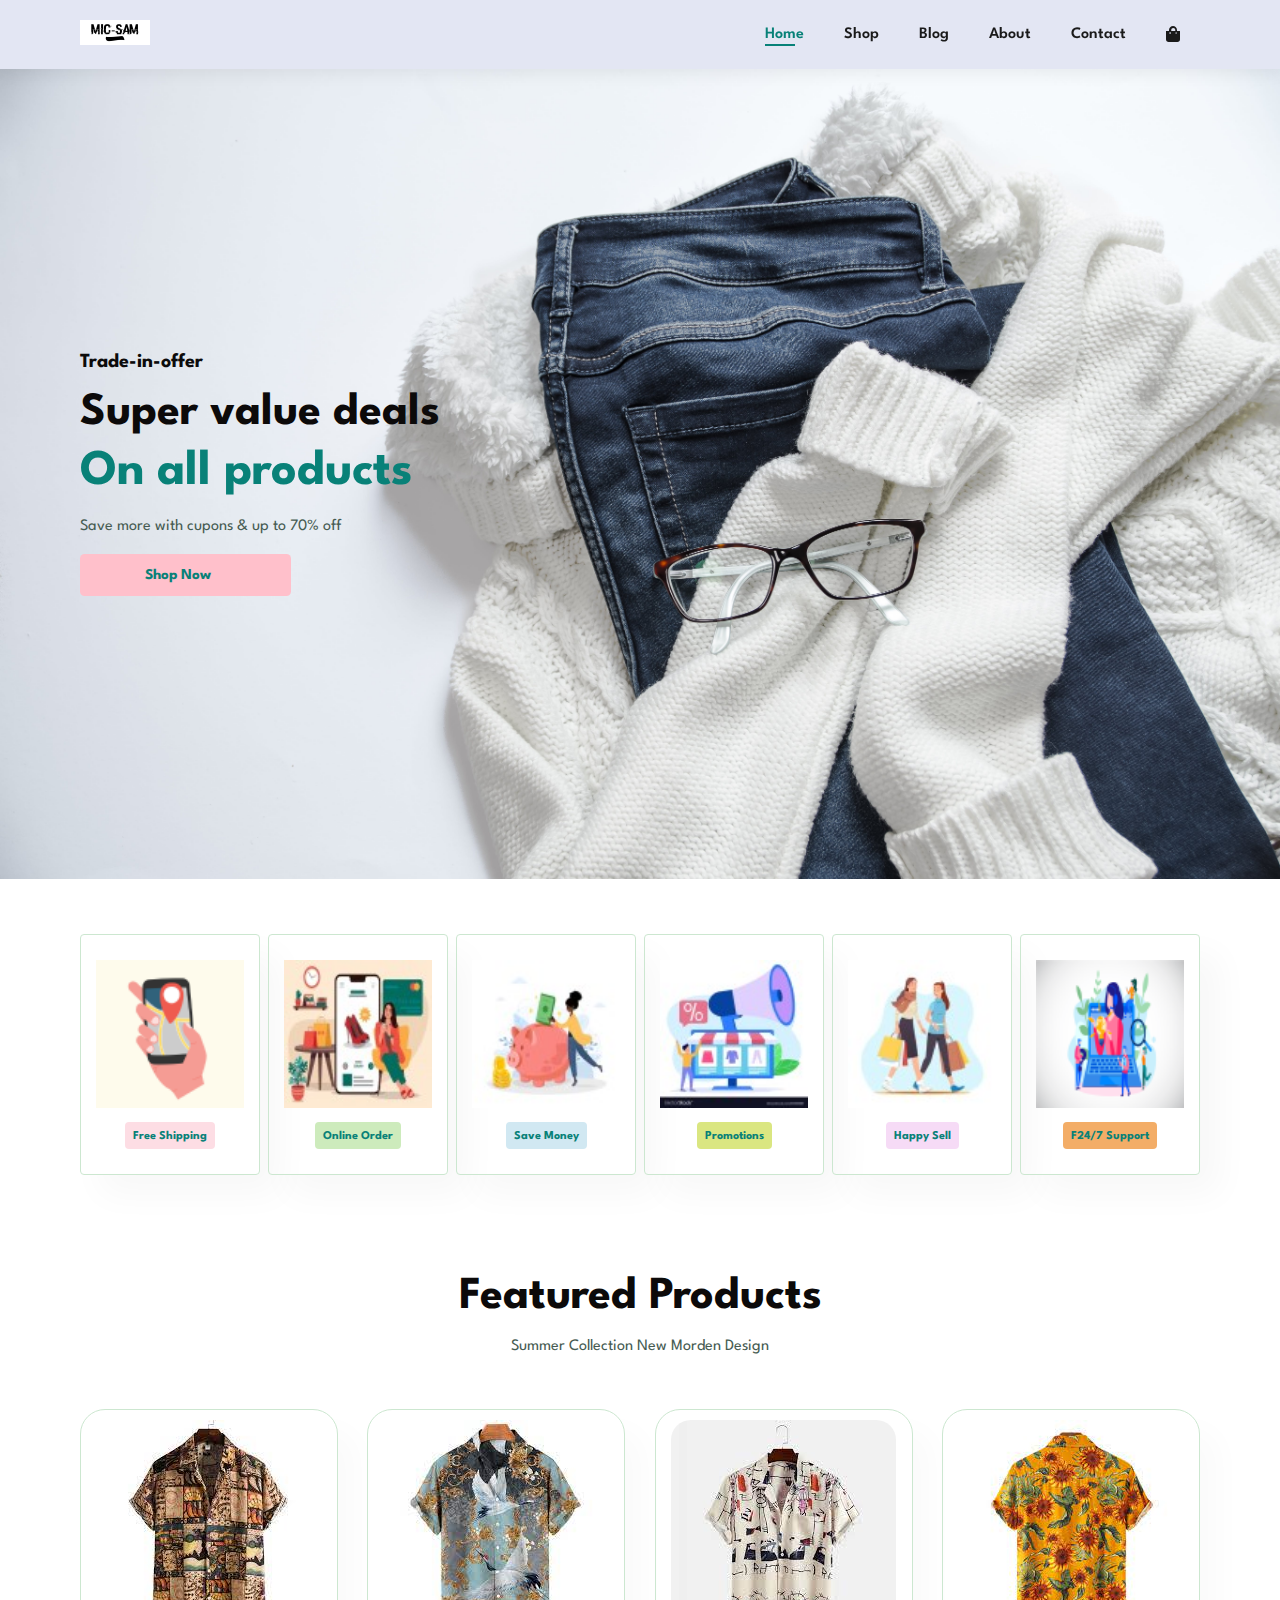
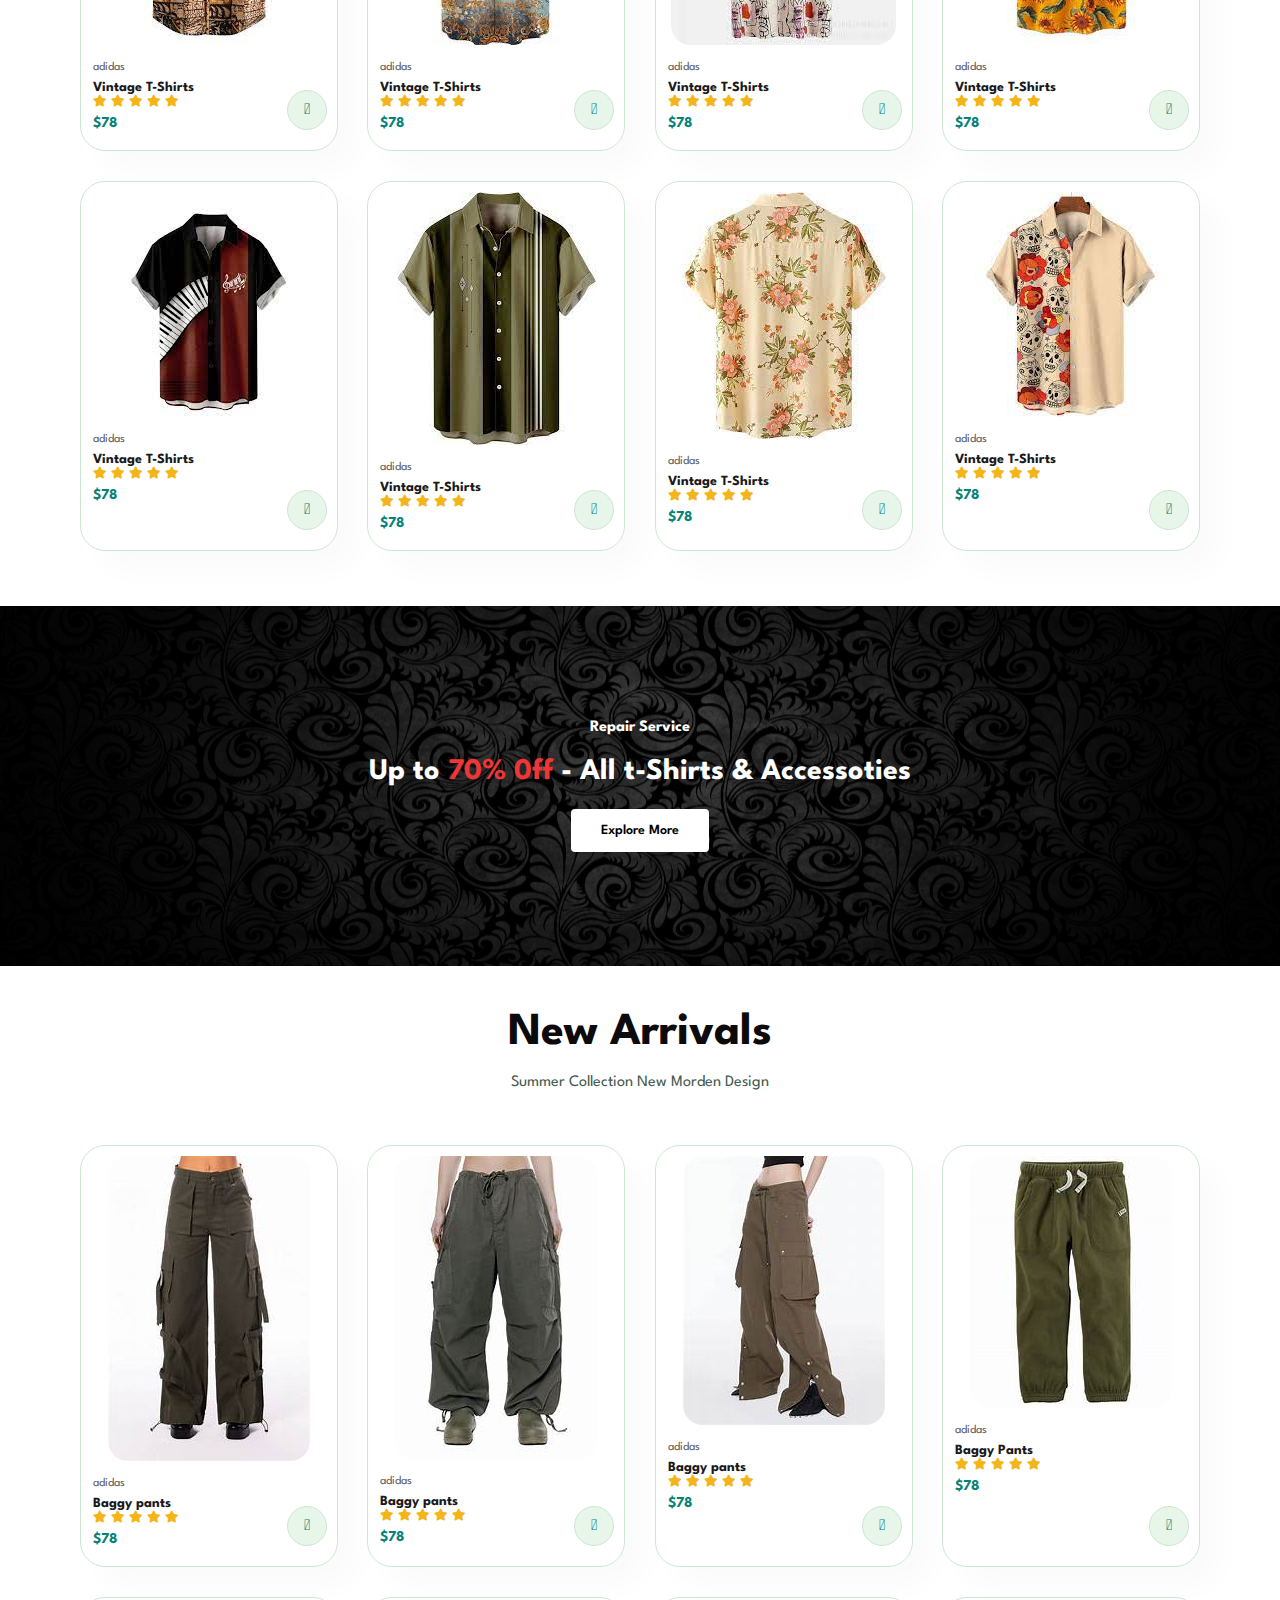
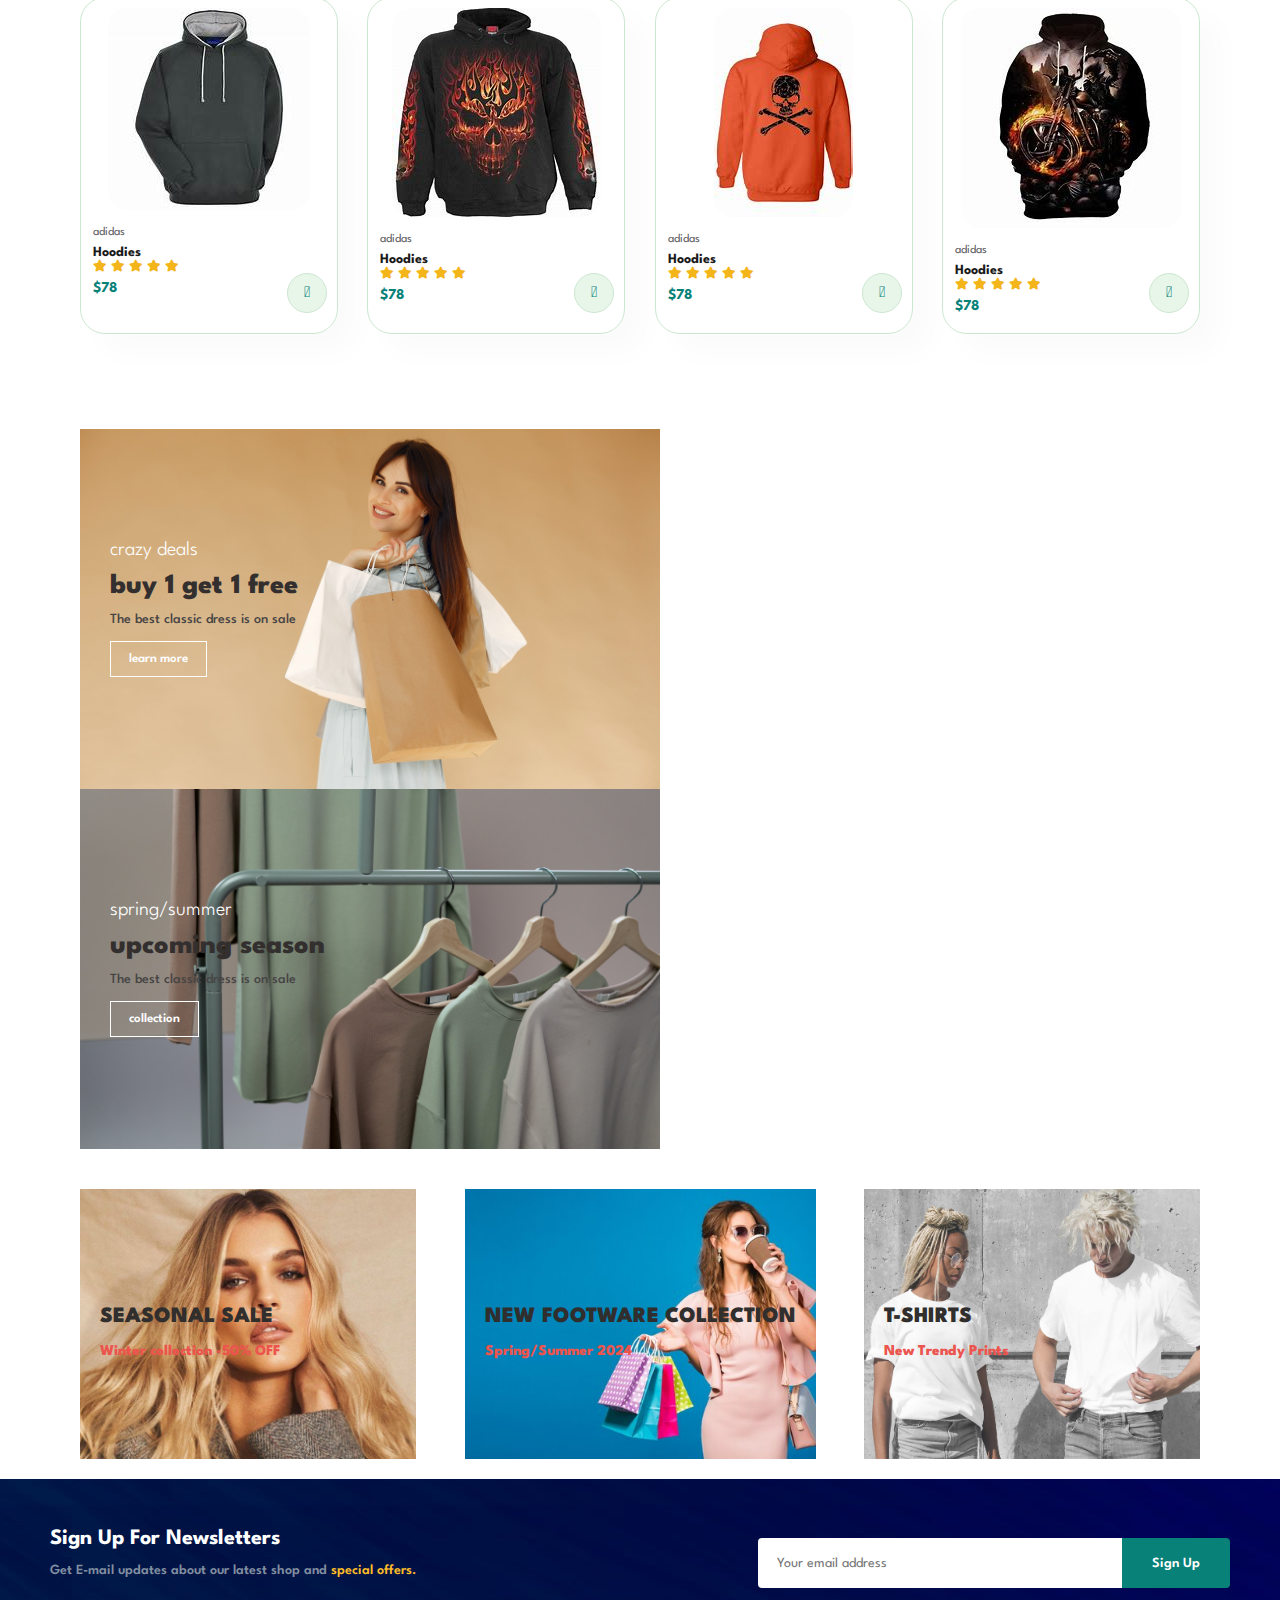
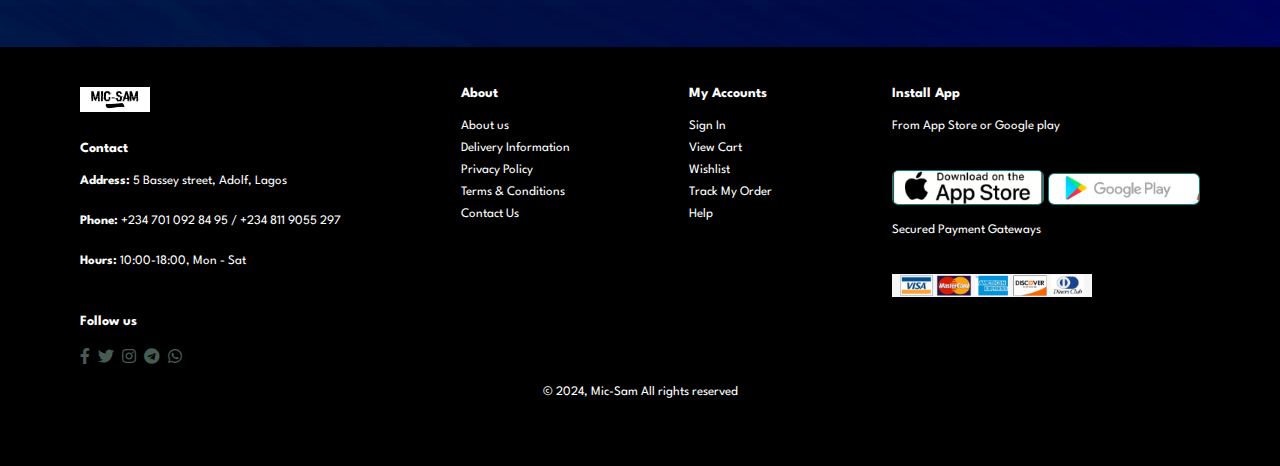
<file: index.html>
<!DOCTYPE html>
<html lang="en">
<head>
    <meta charset="UTF-8">
    <meta http-equiv="X-UA-compatible" content="IE=edge">
    <meta name="viewport" content="width=device-width, initial-scale=1.0">
    <title>E-commerce Website</title>
    <link rel="stylesheet" href="style.css">
    <link rel="stylesheet" href="https://pro.fontawesome.com/releases/v5.10.0/css/all.css"/> 

</head>

<body>
    
   <section id="header">
    <a href="#"><img src="images/micsam 4.png" class="logo" alt=""></a>

    <div>
        <ul id="navbar">
            <li><a class="active" href="index.html">Home</a></li>
            <li><a href="shop.html">Shop</a></li>
            <li><a href="blog.html">Blog</a></li>
            <li><a href="about.html">About</a></li>
            <li><a href="contact.html">Contact</a></li>
            <li id="lg-bag"><a href="cart.html"><i class="fa fa-shopping-bag"></i></a></li> 
            <a href="#" id="close"><i class="far fa-times"></i></a>
        </ul>
    </div>
    <div id="mobile">
        <a href="cart.html"><i class="fa fa-shopping-bag"></i></a>
        <i id="bar" class="fas fa-outdent"></i>
    </div>
   </section>

   <section id="hero">
    <h4>Trade-in-offer</h4>
    <h2>Super value deals</h2>
    <h1>On all products</h1>
    <p>Save more with cupons & up to 70% off</p>
    <a href="shop.html"><button>Shop Now</button></a>
   </section>

   <section id="feature" class="section-p1">
    <div class="fe-box">
        <img src="images/shipping 2.png">
        <h6>Free Shipping</h6>
    </div>
    <div class="fe-box">
        <img src="images/online order.png">
        <h6>Online Order</h6>
    </div>
    <div class="fe-box">
        <img src="images/save money.png">
        <h6>Save Money</h6>
    </div>
    <div class="fe-box">
        <img src="images/promotions.png">
        <h6>Promotions</h6>
    </div>
    <div class="fe-box">
        <img src="images/happy sell.png">
        <h6>Happy Sell</h6>
    </div>
    <div class="fe-box">
        <img src="images/support.png">
        <h6>F24/7 Support</h6>
    </div>
   </section>

   <section id="product1" class="section-p1">
    <h2>Featured Products</h2>
    <p>Summer Collection New Morden Design</p>
    <div class="pro-container">
        <div class="pro">
            <img src="images/shirts/images (1).png" alt="">
            <div class="des">
                <span>adidas</span>
                <h5>Vintage T-Shirts</h5>
                <div class="star">
                    <i class="fas fa-star"></i>
                    <i class="fas fa-star"></i>
                    <i class="fas fa-star"></i>
                    <i class="fas fa-star"></i>
                    <i class="fas fa-star"></i>
                </div>
                <h4>$78</h4>
            </div>
            <a href="#"><i class="fal fa-shopping-cart cart"></i></a>
        </div>
        <div class="pro">
            <img src="images/shirts/images (2).jpg" alt="">
            <div class="des">
                <span>adidas</span>
                <h5>Vintage T-Shirts</h5>
                <div class="star">
                    <i class="fas fa-star"></i>
                    <i class="fas fa-star"></i>
                    <i class="fas fa-star"></i>
                    <i class="fas fa-star"></i>
                    <i class="fas fa-star"></i>
                </div>
                <h4>$78</h4>
            </div>
            <a href="#"><i class="fal fa-shopping-cart cart"></i></a>
        </div>
        <div class="pro">
            <img src="images/shirts/images (3).jpg" alt="">
            <div class="des">
                <span>adidas</span>
                <h5>Vintage T-Shirts</h5>
                <div class="star">
                    <i class="fas fa-star"></i>
                    <i class="fas fa-star"></i>
                    <i class="fas fa-star"></i>
                    <i class="fas fa-star"></i>
                    <i class="fas fa-star"></i>
                </div>
                <h4>$78</h4>
            </div>
            <a href="#"><i class="fal fa-shopping-cart cart"></i></a>
        </div>
        <div class="pro">
            <img src="images/shirts/images (4).jpg" alt="">
            <div class="des">
                <span>adidas</span>
                <h5>Vintage T-Shirts</h5>
                <div class="star">
                    <i class="fas fa-star"></i>
                    <i class="fas fa-star"></i>
                    <i class="fas fa-star"></i>
                    <i class="fas fa-star"></i>
                    <i class="fas fa-star"></i>
                </div>
                <h4>$78</h4>
            </div>
            <a href="#"><i class="fal fa-shopping-cart cart"></i></a>
        </div>
        <div class="pro">
            <img src="images/shirts/images (5).jpg" alt="">
            <div class="des">
                <span>adidas</span>
                <h5>Vintage T-Shirts</h5>
                <div class="star">
                    <i class="fas fa-star"></i>
                    <i class="fas fa-star"></i>
                    <i class="fas fa-star"></i>
                    <i class="fas fa-star"></i>
                    <i class="fas fa-star"></i>
                </div>
                <h4>$78</h4>
            </div>
            <a href="#"><i class="fal fa-shopping-cart cart"></i></a>
        </div>
        <div class="pro">
            <img src="images/shirts/images (17).jpg" alt="">
            <div class="des">
                <span>adidas</span>
                <h5>Vintage T-Shirts</h5>
                <div class="star">
                    <i class="fas fa-star"></i>
                    <i class="fas fa-star"></i>
                    <i class="fas fa-star"></i>
                    <i class="fas fa-star"></i>
                    <i class="fas fa-star"></i>
                </div>
                <h4>$78</h4>
            </div>
            <a href="#"><i class="fal fa-shopping-cart cart"></i></a>
        </div>
        <div class="pro">
            <img src="images/shirts/images (7).jpg" alt="">
            <div class="des">
                <span>adidas</span>
                <h5>Vintage T-Shirts</h5>
                <div class="star">
                    <i class="fas fa-star"></i>
                    <i class="fas fa-star"></i>
                    <i class="fas fa-star"></i>
                    <i class="fas fa-star"></i>
                    <i class="fas fa-star"></i>
                </div>
                <h4>$78</h4>
            </div>
            <a href="#"><i class="fal fa-shopping-cart cart"></i></a>
        </div>
        <div class="pro">
            <img src="images/shirts/images (8).jpg" alt="">
            <div class="des">
                <span>adidas</span>
                <h5>Vintage T-Shirts</h5>
                <div class="star">
                    <i class="fas fa-star"></i>
                    <i class="fas fa-star"></i>
                    <i class="fas fa-star"></i>
                    <i class="fas fa-star"></i>
                    <i class="fas fa-star"></i>
                </div>
                <h4>$78</h4>
            </div>
            <a href="#"><i class="fal fa-shopping-cart cart"></i></a>
        </div>
    
    </div>
   </section>

   <section id="banner" class="section-m1">
    <h4>Repair Service</h4>
    <h2>Up to <span>70% 0ff</span> - All t-Shirts & Accessoties</h2>
    <button class="normal">Explore More</button>
   </section>

   <section id="product1" class="section-p1">
    <h2>New Arrivals</h2>
    <p>Summer Collection New Morden Design</p>
    <div class="pro-container">
        <div class="pro">
            <img src="images/new arrivals/baggy 1.png" alt="">
            <div class="des">
                <span>adidas</span>
                <h5>Baggy pants</h5>
                <div class="star">
                    <i class="fas fa-star"></i>
                    <i class="fas fa-star"></i>
                    <i class="fas fa-star"></i>
                    <i class="fas fa-star"></i>
                    <i class="fas fa-star"></i>
                </div>
                <h4>$78</h4>
            </div>
            <a href="#"><i class="fal fa-shopping-cart cart"></i></a>
        </div>
        <div class="pro">
            <img src="images/new arrivals/joggers 3.png" alt="">
            <div class="des">
                <span>adidas</span>
                <h5>Baggy pants</h5>
                <div class="star">
                    <i class="fas fa-star"></i>
                    <i class="fas fa-star"></i>
                    <i class="fas fa-star"></i>
                    <i class="fas fa-star"></i>
                    <i class="fas fa-star"></i>
                </div>
                <h4>$78</h4>
            </div>
            <a href="#"><i class="fal fa-shopping-cart cart"></i></a>
        </div>
        <div class="pro">
            <img src="images/new arrivals/joggers 4.png" alt="">
            <div class="des">
                <span>adidas</span>
                <h5>Baggy pants</h5>
                <div class="star">
                    <i class="fas fa-star"></i>
                    <i class="fas fa-star"></i>
                    <i class="fas fa-star"></i>
                    <i class="fas fa-star"></i>
                    <i class="fas fa-star"></i>
                </div>
                <h4>$78</h4>
            </div>
            <a href="#"><i class="fal fa-shopping-cart cart"></i></a>
        </div>
        <div class="pro">
            <img src="images/new arrivals/baggy2.png" alt="">
            <div class="des">
                <span>adidas</span>
                <h5>Baggy Pants</h5>
                <div class="star">
                    <i class="fas fa-star"></i>
                    <i class="fas fa-star"></i>
                    <i class="fas fa-star"></i>
                    <i class="fas fa-star"></i>
                    <i class="fas fa-star"></i>
                </div>
                <h4>$78</h4>
            </div>
            <a href="#"><i class="fal fa-shopping-cart cart"></i></a>
        </div>
        <div class="pro">
            <img src="images/new arrivals/hoodie 1.png" alt="">
            <div class="des">
                <span>adidas</span>
                <h5>Hoodies</h5>
                <div class="star">
                    <i class="fas fa-star"></i>
                    <i class="fas fa-star"></i>
                    <i class="fas fa-star"></i>
                    <i class="fas fa-star"></i>
                    <i class="fas fa-star"></i>
                </div>
                <h4>$78</h4>
            </div>
            <a href="#"><i class="fal fa-shopping-cart cart"></i></a>
        </div>
        <div class="pro">
            <img src="images/new arrivals/hoodie2.png" alt="">
            <div class="des">
                <span>adidas</span>
                <h5>Hoodies</h5>
                <div class="star">
                    <i class="fas fa-star"></i>
                    <i class="fas fa-star"></i>
                    <i class="fas fa-star"></i>
                    <i class="fas fa-star"></i>
                    <i class="fas fa-star"></i>
                </div>
                <h4>$78</h4>
            </div>
            <a href="#"><i class="fal fa-shopping-cart cart"></i></a>
        </div>
        <div class="pro">
            <img src="images/new arrivals/hoodie 3.png" alt="">
            <div class="des">
                <span>adidas</span>
                <h5>Hoodies</h5>
                <div class="star">
                    <i class="fas fa-star"></i>
                    <i class="fas fa-star"></i>
                    <i class="fas fa-star"></i>
                    <i class="fas fa-star"></i>
                    <i class="fas fa-star"></i>
                </div>
                <h4>$78</h4>
            </div>
            <a href="#"><i class="fal fa-shopping-cart cart"></i></a>
        </div>
        <div class="pro">
            <img src="images/new arrivals/hoodie 4.png" alt="">
            <div class="des">
                <span>adidas</span>
                <h5>Hoodies</h5>
                <div class="star">
                    <i class="fas fa-star"></i>
                    <i class="fas fa-star"></i>
                    <i class="fas fa-star"></i>
                    <i class="fas fa-star"></i>
                    <i class="fas fa-star"></i>
                </div>
                <h4>$78</h4>
            </div>
            <a href="#"><i class="fal fa-shopping-cart cart"></i></a>
        </div>
    
    </div>
   </section>

   <section id="sm-banner" class="section-p1">
    <div class="banner-box">
        <h4>crazy deals</h4>
        <h2>buy 1 get 1 free</h2>
        <span>The best classic dress is on sale</span>
        <button class="white">learn more</button>
    </div>
    <div class="banner-box banner-box2">
        <h4>spring/summer</h4>
        <h2>upcoming season</h2>
        <span>The best classic dress is on sale</span>
        <button class="white">collection</button>
    </div>
</section>

<section id="banner3">
    <div class="banner-box">
        <h2>SEASONAL SALE</h2>
        <h3>Winter collection -50% OFF</h3>
    </div>
    <div class="banner-box banner-box2">
        <h2>NEW FOOTWARE COLLECTION</h2>
        <h3>Spring/Summer 2024</h3>
    </div>
    <div class="banner-box banner-box3">
        <h2>T-SHIRTS</h2>
        <h3>New Trendy Prints</h3>
    </div>

</section>

<section id="newsletter" class="section-p1 section-m1">
    <div class="newstext">
        <h4>Sign Up For Newsletters </h4>
        <p>Get E-mail updates about our latest shop and <span>special offers.</span></p>
    </div>
        <div class="form">
            <input type="text" placeholder="Your email address">
            <button class="normal">Sign Up</button>
        
    </div>
</section>

<footer class="section-p1">
<div class="col">
    <img class="logo" src="images/micsam 4.png" alt="">
    <h4>Contact</h4>
    <p> <strong>Address:</strong> 5 Bassey street, Adolf, Lagos</p>
    <p><strong>Phone:</strong> +234 701 092 84 95 / +234 811 9055 297</p>
    <p><strong>Hours:</strong> 10:00-18:00, Mon - Sat</p>

    <div class="follow">
        <h4>Follow us</h4>
        <div class="icon">
            <i class="fab fa-facebook-f"></i>
            <i class="fab fa-twitter"></i>
            <i class="fab fa-instagram"></i>
            <i class="fab fa-telegram"></i>
            <i class="fab fa-whatsapp"></i>

        </div>
    </div>
</div>

<div class="col">
    <h4>About</h4>
    <a href="about.html">About us</a>
    <a href="#">Delivery Information</a>
    <a href="#">Privacy Policy</a>
    <a href="#">Terms & Conditions</a>
    <a href="contact.html">Contact Us</a>
</div>

<div class="col">
    <h4>My Accounts</h4>
    <a href="#">Sign In</a>
    <a href="cart.html">View Cart</a>
    <a href="#">Wishlist</a>
    <a href="#">Track My Order</a>
    <a href="#">Help</a>
</div>

<div class="col install">
    <h4>Install App</h4>
    <p>From App Store or Google play</p>
    <div class="row">
        <img src="images/store/App-store2.png" alt="">
        <img src="images/store/Google-Play-store.png" alt="">
    </div>
    <p>Secured Payment Gateways</p>
    <img src="images/store/pay 3.png" alt="">
</div>

<div class="copyright">
    <p>© 2024, Mic-Sam All rights reserved</p>
</div>
</footer>

   <script src="script.js"></script> 
</body>
</html>
</file>
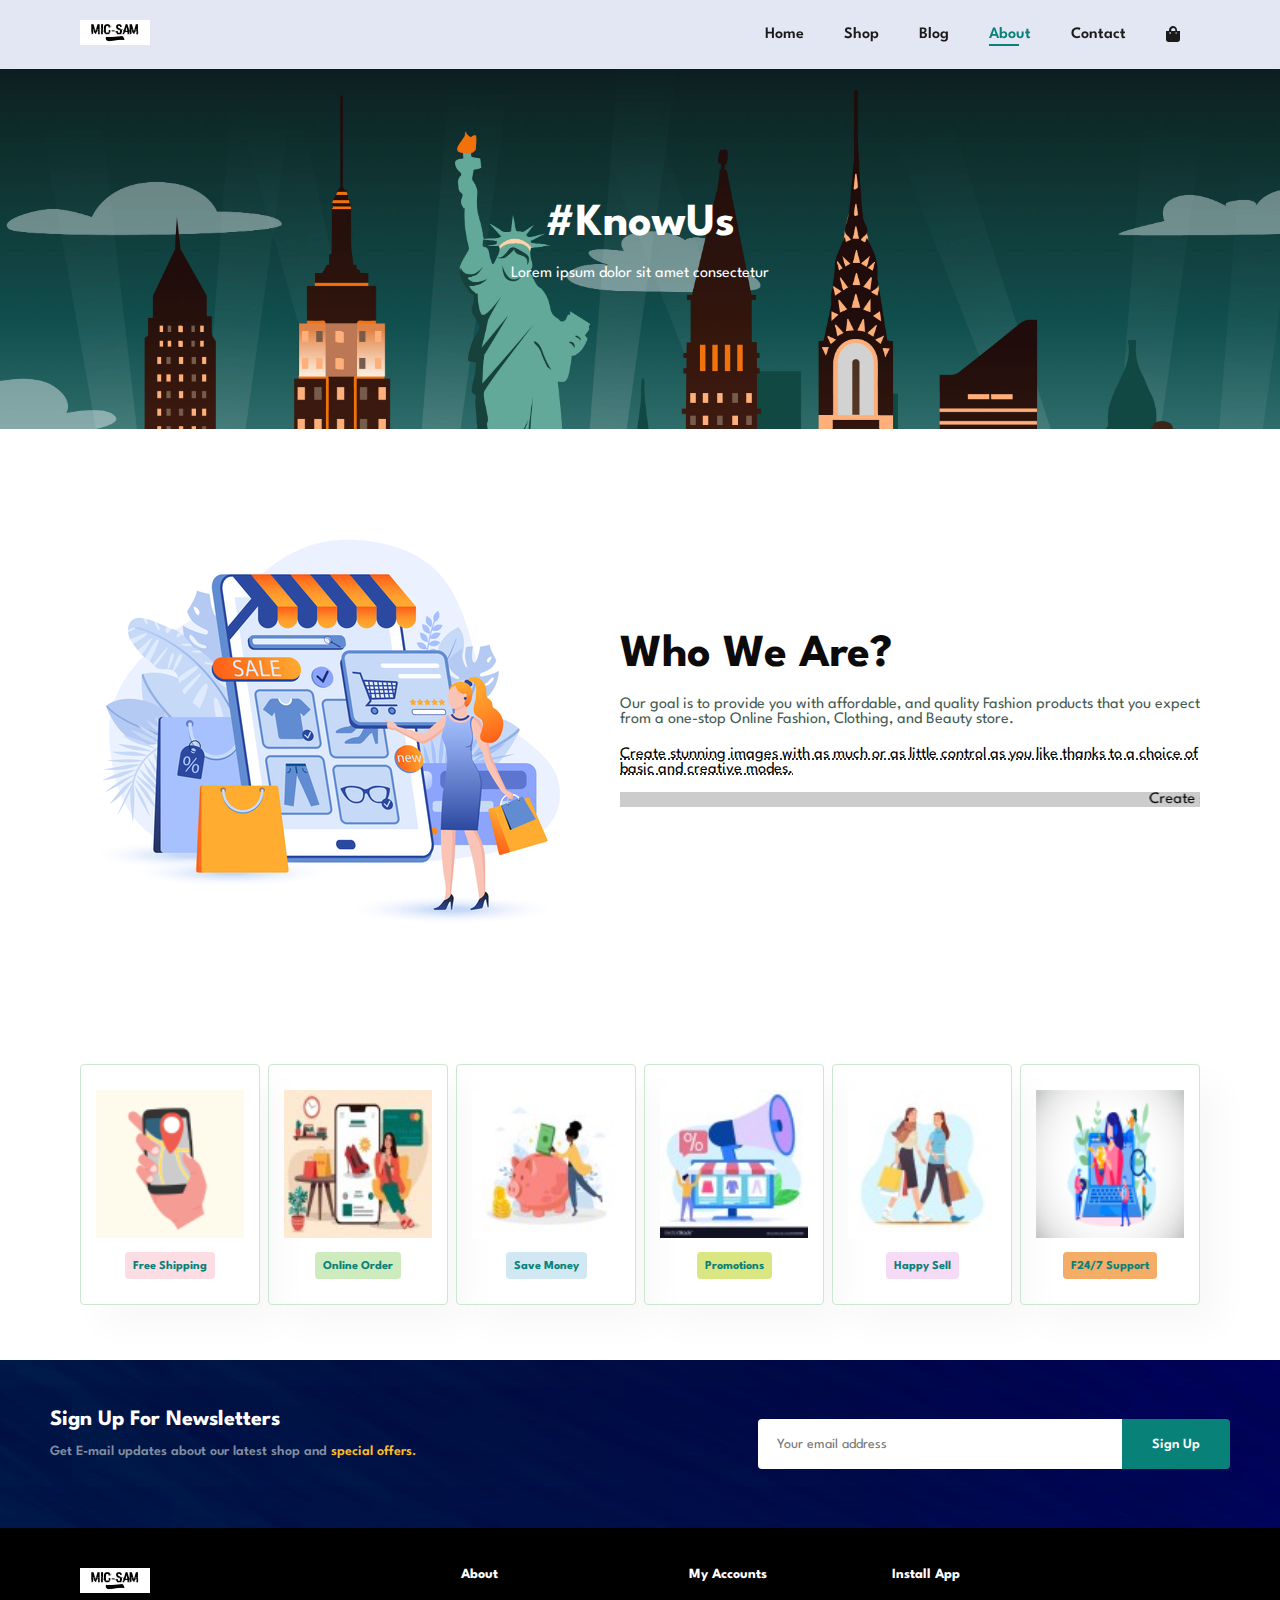
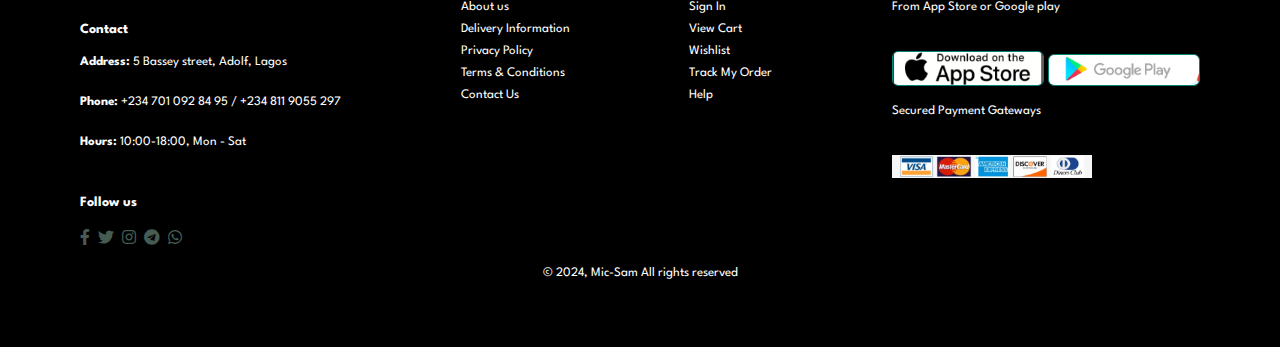
<file: about.html>
<!DOCTYPE html>
<html lang="en">
<head>
    <meta charset="UTF-8">
    <meta http-equiv="X-UA-compatible" content="IE=edge">
    <meta name="viewport" content="width=device-width, initial-scale=1.0">
    <title>E-commerce Website</title>
    <link rel="stylesheet" href="style.css">
    <link rel="stylesheet" href="https://pro.fontawesome.com/releases/v5.10.0/css/all.css"/> 

</head>

<body>
    
   <section id="header">
    <a href="#"><img src="images/micsam 4.png" class="logo" alt=""></a>

    <div>
        <ul id="navbar">
            <li><a href="index.html">Home</a></li>
            <li><a href="shop.html">Shop</a></li>
            <li><a href="blog.html">Blog</a></li>
            <li><a class="active" href="about.html">About</a></li>
            <li><a href="contact.html">Contact</a></li>
            <li id="lg-bag"><a href="cart.html"><i class="fa fa-shopping-bag"></i></a></li> 
            <a href="#" id="close"><i class="far fa-times"></i></a>
        </ul>
    </div>
    <div id="mobile">
        <a href="cart.html"><i class="fa fa-shopping-bag"></i></a>
        <i id="bar" class="fas fa-outdent"></i>
    </div>
   </section>

   <section id="page-header" class="about-header">
    <h2>#KnowUs</h2>
    <p>Lorem ipsum dolor sit amet consectetur</p>
   </section>

<section id="about-head" class="section-p1">
    <img src="images/about/Online-shop-cartoon-illustration-vector.jpg" alt="">
    <div>
        <h2>Who We Are?</h2>
        <p>Our goal is to provide you with affordable, and quality Fashion products that you expect from a one-stop Online Fashion, Clothing, and Beauty store.</p>

        <abbr title="">Create stunning images with as much or as little control as you like thanks to a choice of basic and creative modes.</abbr>

        <br><br>

        <marquee bgcolor="#ccc" loop="-1" scrollanount="5" widyh="100%">Create stunning images with as much or as little control as you like thanks to a choice of basic and creative modes.</marquee>
    </div>
</section>

</section>

<section id="feature" class="section-p1">
    <div class="fe-box">
        <img src="images/shipping 2.png">
        <h6>Free Shipping</h6>
    </div>
    <div class="fe-box">
        <img src="images/online order.png">
        <h6>Online Order</h6>
    </div>
    <div class="fe-box">
        <img src="images/save money.png">
        <h6>Save Money</h6>
    </div>
    <div class="fe-box">
        <img src="images/promotions.png">
        <h6>Promotions</h6>
    </div>
    <div class="fe-box">
        <img src="images/happy sell.png">
        <h6>Happy Sell</h6>
    </div>
    <div class="fe-box">
        <img src="images/support.png">
        <h6>F24/7 Support</h6>
    </div>
   </section>

   <section id="newsletter" class="section-p1 section-m1">
    <div class="newstext">
        <h4>Sign Up For Newsletters </h4>
        <p>Get E-mail updates about our latest shop and <span>special offers.</span></p>
    </div>
        <div class="form">
            <input type="text" placeholder="Your email address">
            <button class="normal">Sign Up</button>
        
    </div>
</section>

<footer class="section-p1">
<div class="col">
    <img class="logo" src="images/micsam 4.png" alt="">
    <h4>Contact</h4>
    <p> <strong>Address:</strong> 5 Bassey street, Adolf, Lagos</p>
    <p><strong>Phone:</strong> +234 701 092 84 95 / +234 811 9055 297</p>
    <p><strong>Hours:</strong> 10:00-18:00, Mon - Sat</p>

    <div class="follow">
        <h4>Follow us</h4>
        <div class="icon">
            <i class="fab fa-facebook-f"></i>
            <i class="fab fa-twitter"></i>
            <i class="fab fa-instagram"></i>
            <i class="fab fa-telegram"></i>
            <i class="fab fa-whatsapp"></i>

        </div>
    </div>
</div>

<div class="col">
    <h4>About</h4>
    <a href="#">About us</a>
    <a href="#">Delivery Information</a>
    <a href="#">Privacy Policy</a>
    <a href="#">Terms & Conditions</a>
    <a href="#">Contact Us</a>
</div>

<div class="col">
    <h4>My Accounts</h4>
    <a href="#">Sign In</a>
    <a href="#">View Cart</a>
    <a href="#">Wishlist</a>
    <a href="#">Track My Order</a>
    <a href="#">Help</a>
</div>

<div class="col install">
    <h4>Install App</h4>
    <p>From App Store or Google play</p>
    <div class="row">
        <img src="images/store/App-store2.png" alt="">
        <img src="images/store/Google-Play-store.png" alt="">
    </div>
    <p>Secured Payment Gateways</p>
    <img src="images/store/pay 3.png" alt="">
</div>

<div class="copyright">
    <p>© 2024, Mic-Sam All rights reserved</p>
</div>
</footer>

   <script src="script.js"></script> 
</body>
</html>
</file>
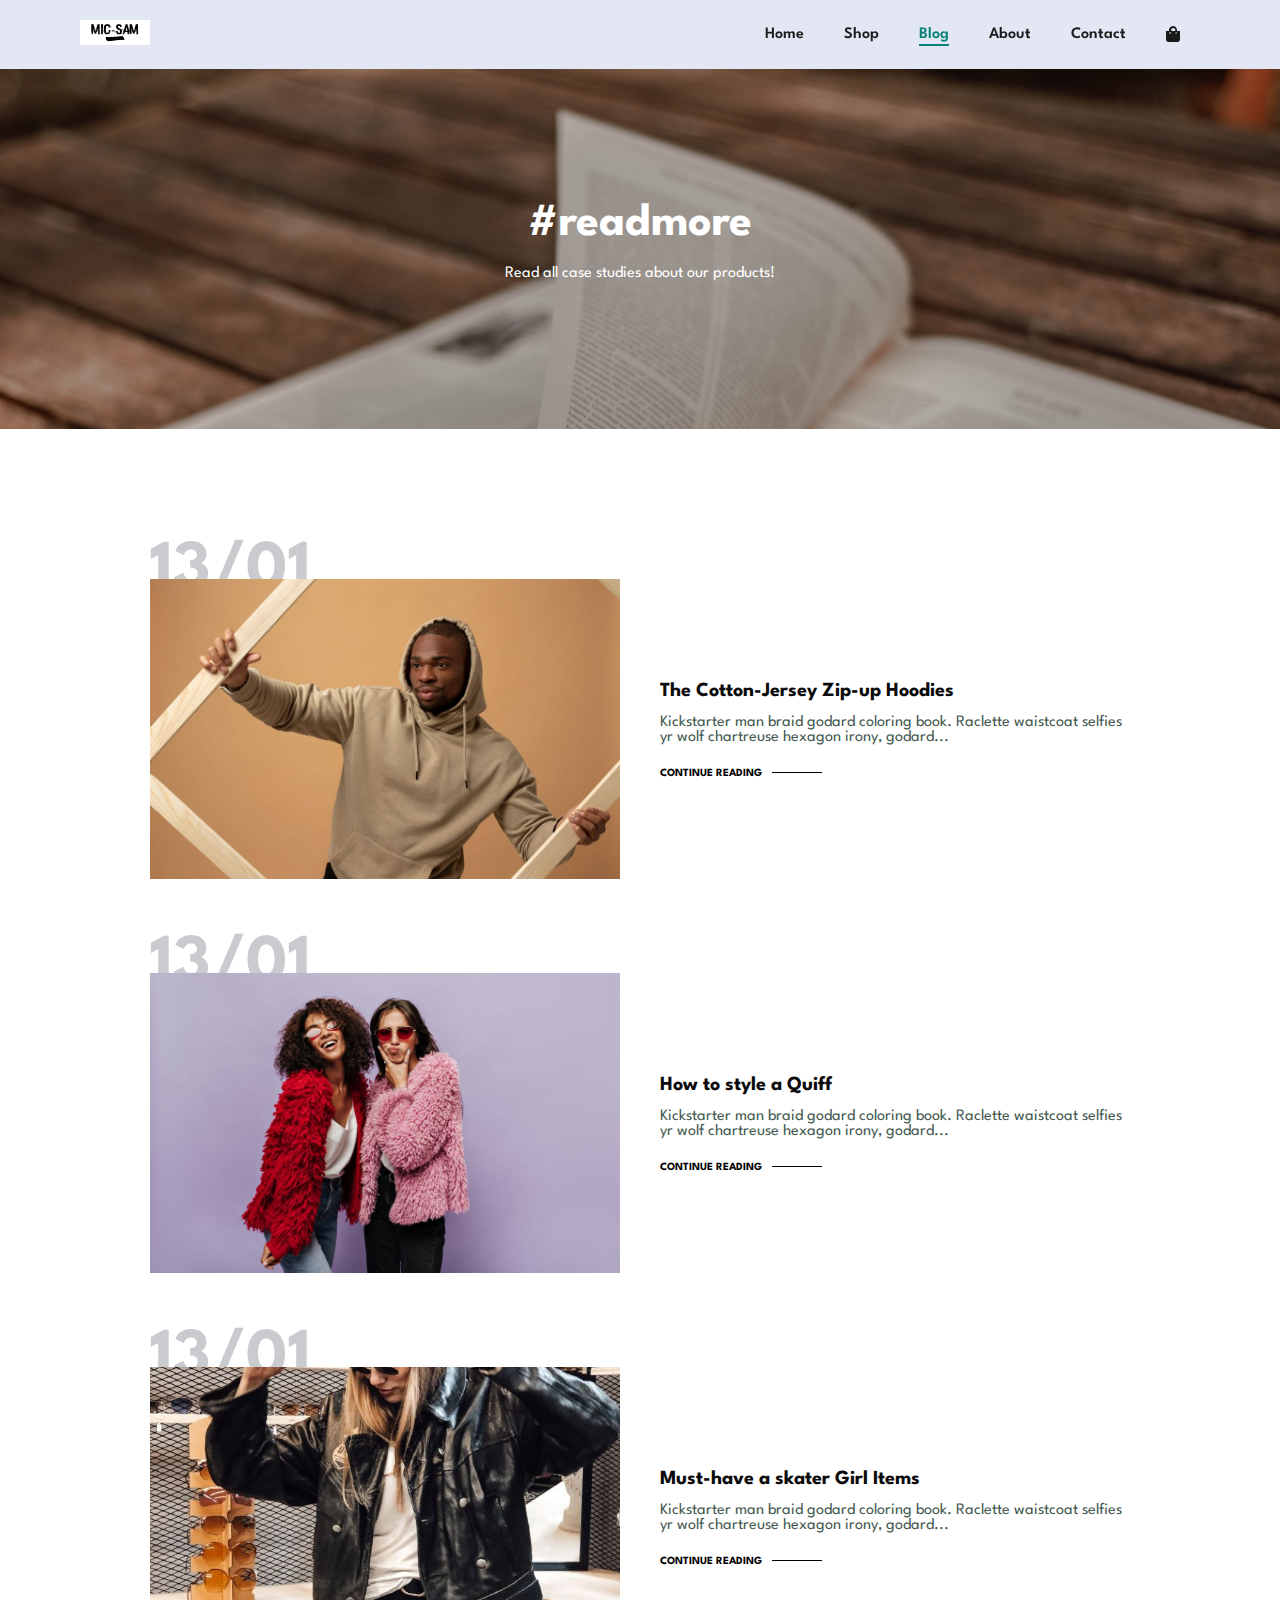
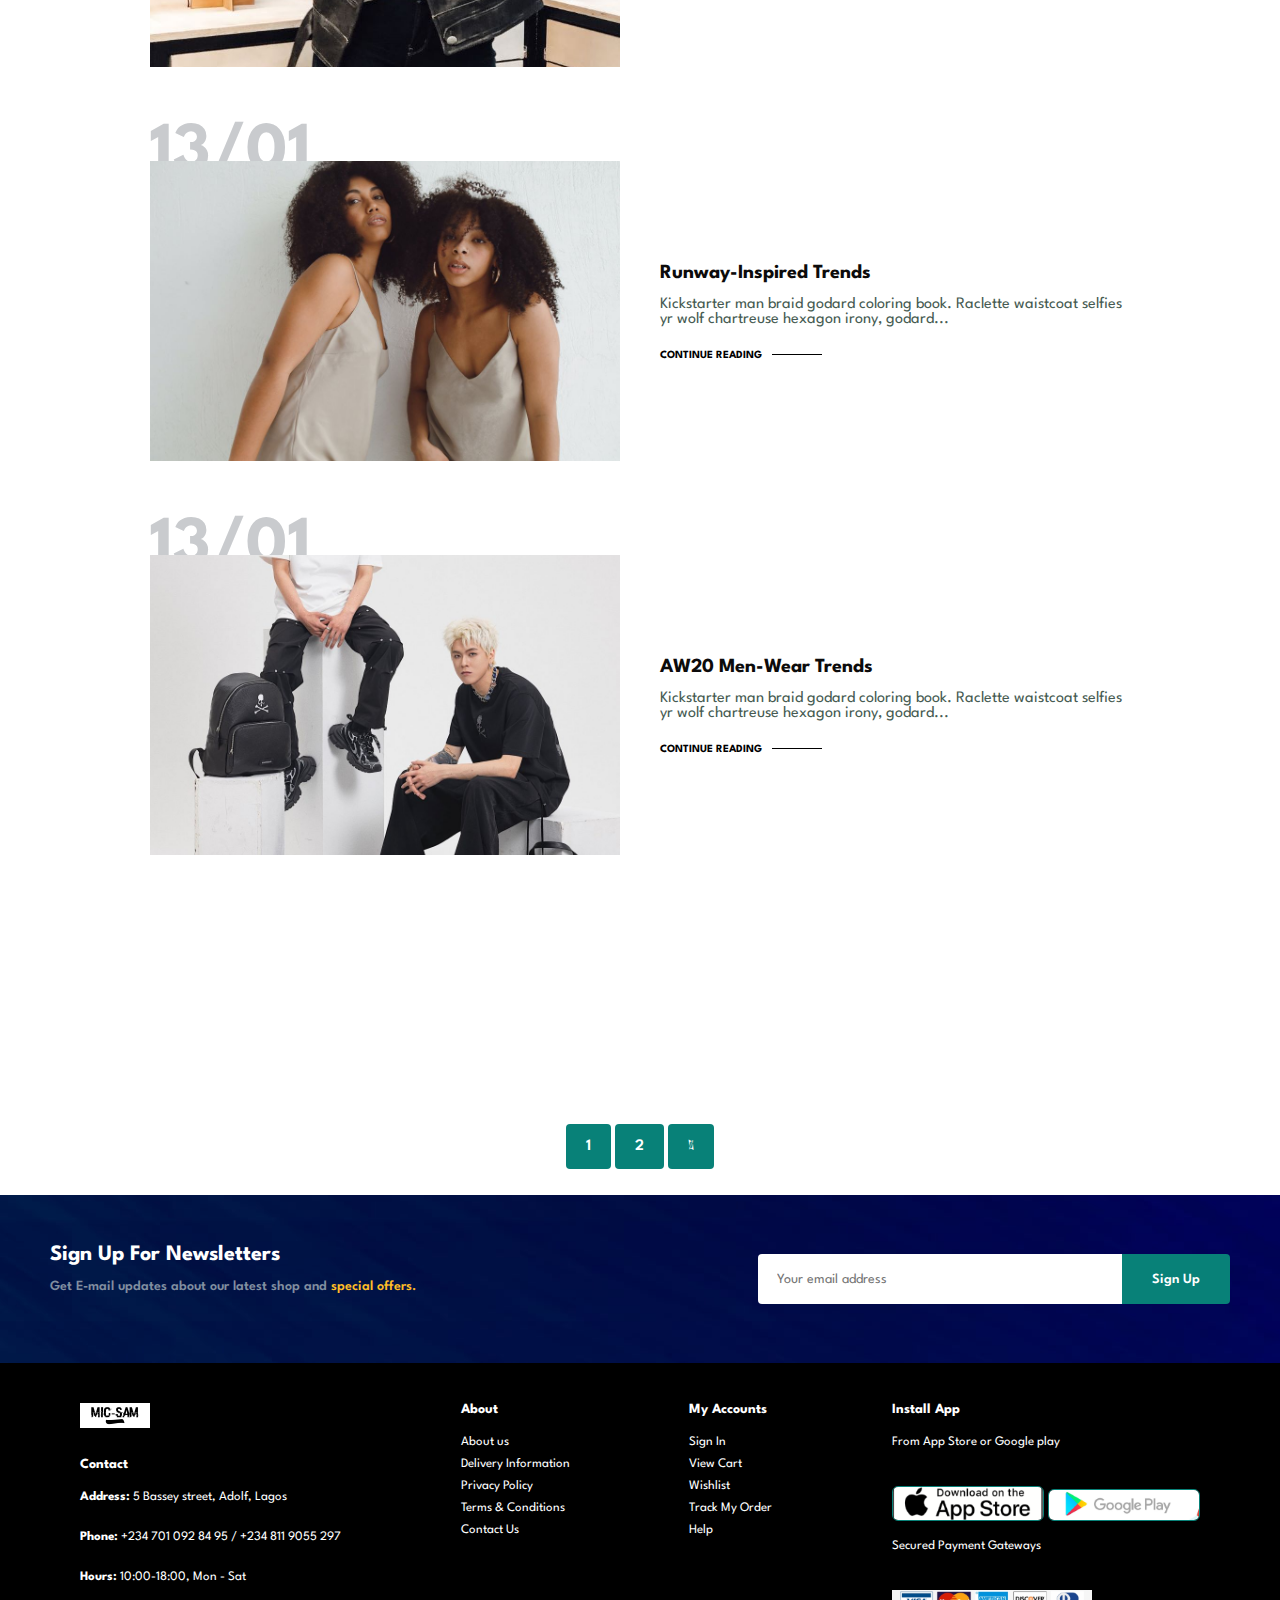
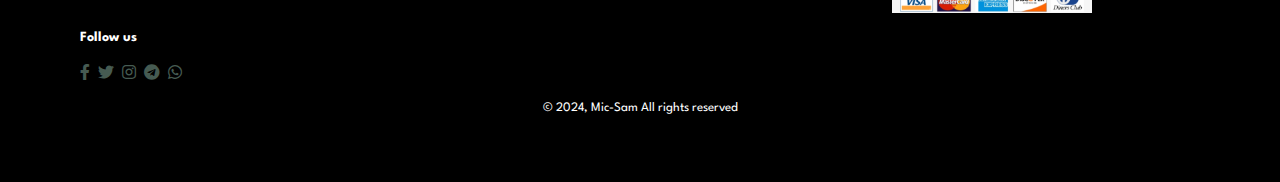
<file: blog.html>
<!DOCTYPE html>
<html lang="en">
<head>
    <meta charset="UTF-8">
    <meta http-equiv="X-UA-compatible" content="IE=edge">
    <meta name="viewport" content="width=device-width, initial-scale=1.0">
    <title>E-commerce Website</title>
    <link rel="stylesheet" href="style.css">
    <link rel="stylesheet" href="https://pro.fontawesome.com/releases/v5.10.0/css/all.css"/> 

</head>

<body>
    
   <section id="header">
    <a href="#"><img src="images/micsam 4.png" class="logo" alt=""></a>

    <div>
        <ul id="navbar">
            <li><a href="index.html">Home</a></li>
            <li><a href="shop.html">Shop</a></li>
            <li><a class="active" href="blog.html">Blog</a></li>
            <li><a href="about.html">About</a></li>
            <li><a href="contact.html">Contact</a></li>
            <li id="lg-bag"><a href="cart.html"><i class="fa fa-shopping-bag"></i></a></li> 
            <a href="#" id="close"><i class="far fa-times"></i></a>
        </ul>
    </div>
    <div id="mobile">
        <a href="cart.html"><i class="fa fa-shopping-bag"></i></a>
        <i id="bar" class="fas fa-outdent"></i>
    </div>
   </section>

   <section id="page-header" class="blog-header">
    <h2>#readmore</h2>
    <p>Read all case studies about our products!</p>
   </section>

<section id="blog">
    <div class="blog-box">
        <div class="blog-img">
            <img src="images/blog/b1.jpg" alt="">
        </div>
        <div class="blog-details">
            <h4>The Cotton-Jersey Zip-up Hoodies</h4>
            <p>Kickstarter man braid godard coloring book. Raclette waistcoat selfies yr wolf chartreuse hexagon irony, godard...</p>
            <a href="#">CONTINUE READING</a>
        </div>
        <h1>13/01</h1>
    </div>
    <div class="blog-box">
        <div class="blog-img">
            <img src="images/blog/b2.jpg" alt="">
        </div>
        <div class="blog-details">
            <h4>How to style a Quiff</h4>
            <p>Kickstarter man braid godard coloring book. Raclette waistcoat selfies yr wolf chartreuse hexagon irony, godard...</p>
            <a href="#">CONTINUE READING</a>
        </div>
        <h1>13/01</h1>
    </div>
    <div class="blog-box">
        <div class="blog-img">
            <img src="images/blog/b3.jpg" alt="">
        </div>
        <div class="blog-details">
            <h4>Must-have a skater Girl Items </h4>
            <p>Kickstarter man braid godard coloring book. Raclette waistcoat selfies yr wolf chartreuse hexagon irony, godard...</p>
            <a href="#">CONTINUE READING</a>
        </div>
        <h1>13/01</h1>
    </div>
    <div class="blog-box">
        <div class="blog-img">
            <img src="images/blog/b4.jpg" alt="">
        </div>
        <div class="blog-details">
            <h4>Runway-Inspired Trends</h4>
            <p>Kickstarter man braid godard coloring book. Raclette waistcoat selfies yr wolf chartreuse hexagon irony, godard...</p>
            <a href="#">CONTINUE READING</a>
        </div>
        <h1>13/01</h1>
    </div>
    <div class="blog-box">
        <div class="blog-img">
            <img src="images/blog/b5.jpg" alt="">
        </div>
        <div class="blog-details">
            <h4>AW20 Men-Wear Trends</h4>
            <p>Kickstarter man braid godard coloring book. Raclette waistcoat selfies yr wolf chartreuse hexagon irony, godard...</p>
            <a href="#">CONTINUE READING</a>
        </div>
        <h1>13/01</h1>
    </div>
</section>

<section id="pagination" class="section-p1">
    <a href="#">1</a>
    <a href="#">2</a>
    <a href="#"><i class="fal fa-long-arrow-alt-right"></i></a>
</section>

<section id="newsletter" class="section-p1 section-m1">
    <div class="newstext">
        <h4>Sign Up For Newsletters </h4>
        <p>Get E-mail updates about our latest shop and <span>special offers.</span></p>
    </div>
        <div class="form">
            <input type="text" placeholder="Your email address">
            <button class="normal">Sign Up</button>
        
    </div>
</section>

<footer class="section-p1">
<div class="col">
    <img class="logo" src="images/micsam 4.png" alt="">
    <h4>Contact</h4>
    <p> <strong>Address:</strong> 5 Bassey street, Adolf, Lagos</p>
    <p><strong>Phone:</strong> +234 701 092 84 95 / +234 811 9055 297</p>
    <p><strong>Hours:</strong> 10:00-18:00, Mon - Sat</p>

    <div class="follow">
        <h4>Follow us</h4>
        <div class="icon">
            <i class="fab fa-facebook-f"></i>
            <i class="fab fa-twitter"></i>
            <i class="fab fa-instagram"></i>
            <i class="fab fa-telegram"></i>
            <i class="fab fa-whatsapp"></i>

        </div>
    </div>
</div>

<div class="col">
    <h4>About</h4>
    <a href="about.html">About us</a>
    <a href="#">Delivery Information</a>
    <a href="#">Privacy Policy</a>
    <a href="#">Terms & Conditions</a>
    <a href="contact.html">Contact Us</a>
</div>

<div class="col">
    <h4>My Accounts</h4>
    <a href="#">Sign In</a>
    <a href="cart.html">View Cart</a>
    <a href="#">Wishlist</a>
    <a href="#">Track My Order</a>
    <a href="#">Help</a>
</div>

<div class="col install">
    <h4>Install App</h4>
    <p>From App Store or Google play</p>
    <div class="row">
        <img src="images/store/App-store2.png" alt="">
        <img src="images/store/Google-Play-store.png" alt="">
    </div>
    <p>Secured Payment Gateways</p>
    <img src="images/store/pay 3.png" alt="">
</div>

<div class="copyright">
    <p>© 2024, Mic-Sam All rights reserved</p>
</div>
</footer>

   <script src="script.js"></script> 
</body>
</html>
</file>
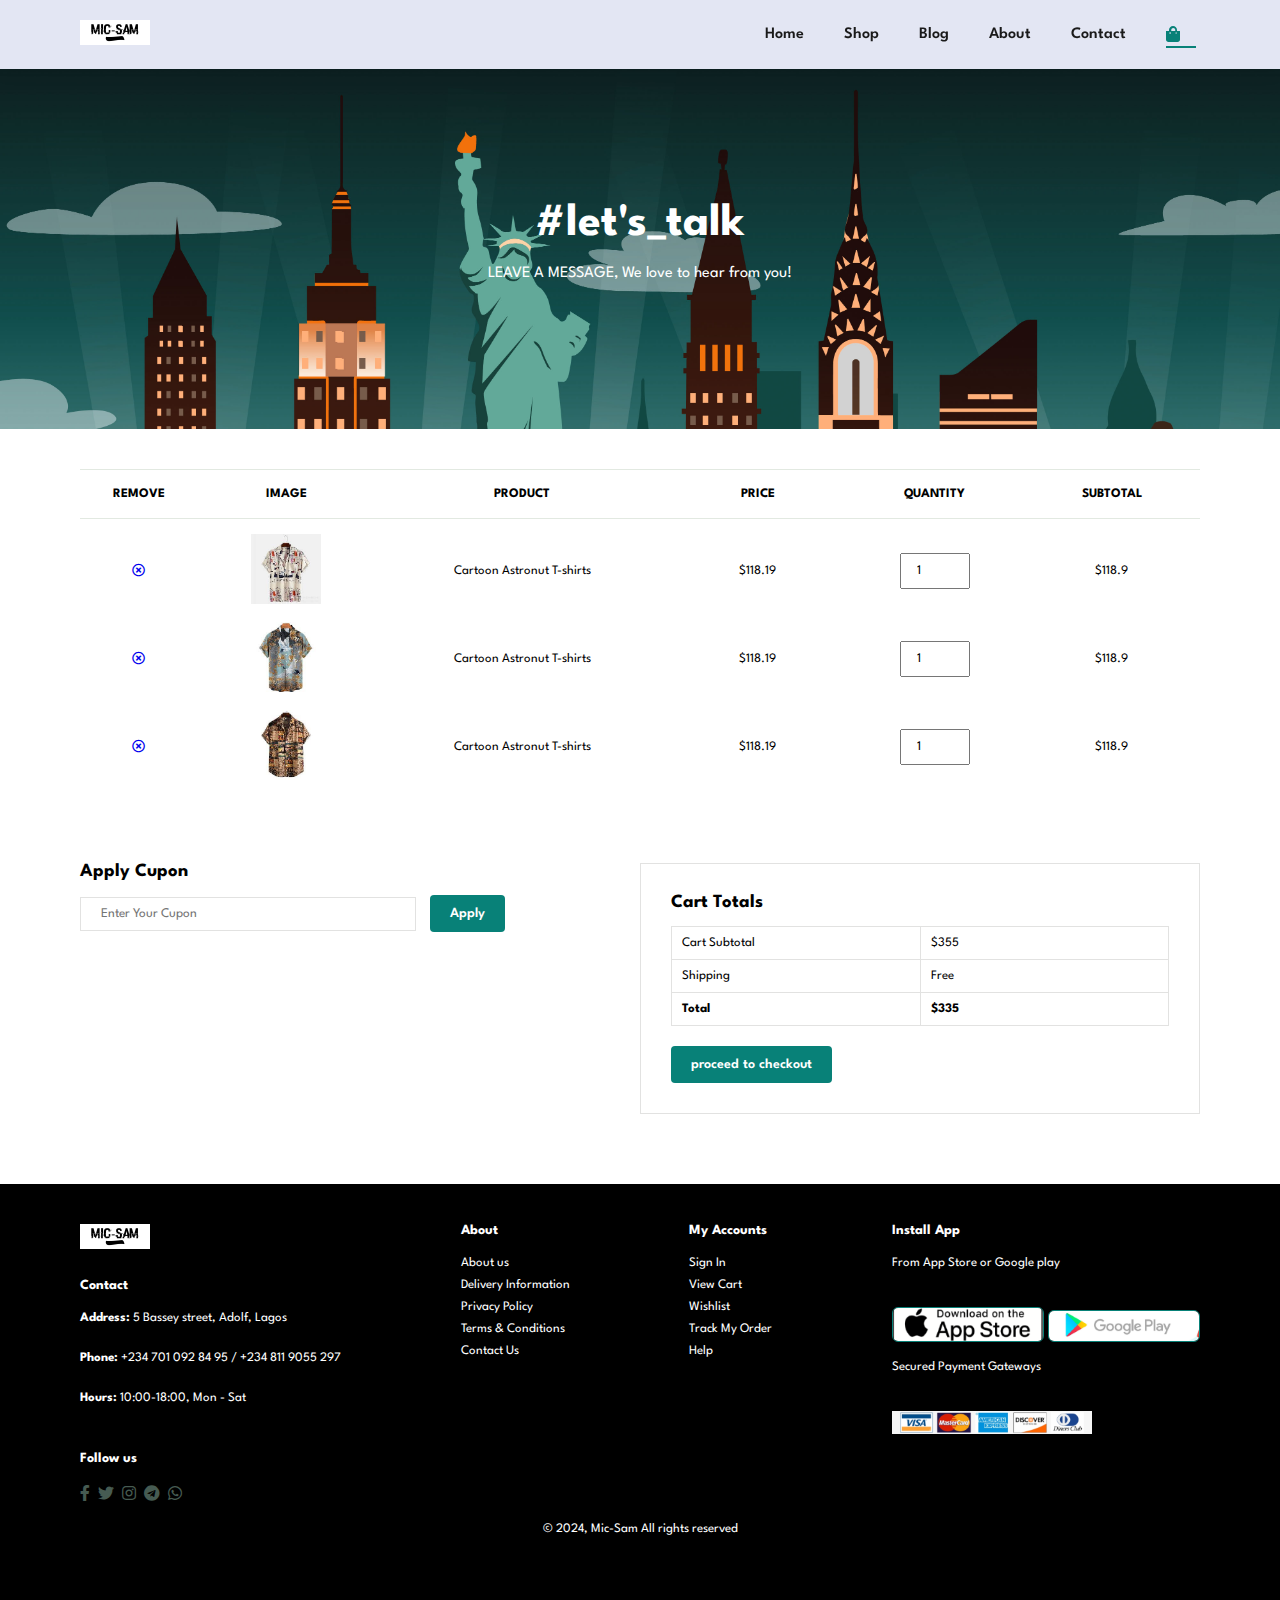
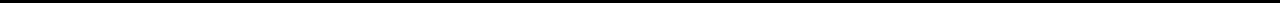
<file: cart.html>
<!DOCTYPE html>
<html lang="en">
<head>
    <meta charset="UTF-8">
    <meta http-equiv="X-UA-compatible" content="IE=edge">
    <meta name="viewport" content="width=device-width, initial-scale=1.0">
    <title>E-commerce Website</title>
    <link rel="stylesheet" href="style.css">
    <link rel="stylesheet" href="https://pro.fontawesome.com/releases/v5.10.0/css/all.css"/> 

</head>

<body>
    
   <section id="header">
    <a href="#"><img src="images/micsam 4.png" class="logo" alt=""></a>

    <div>
        <ul id="navbar">
            <li><a href="index.html">Home</a></li>
            <li><a href="shop.html">Shop</a></li>
            <li><a href="blog.html">Blog</a></li>
            <li><a href="about.html">About</a></li>
            <li><a href="contact.html">Contact</a></li>
            <li id="lg-bag"><a class="active" href="cart.html"><i class="fa fa-shopping-bag"></i></a></li> 
            <a href="#" id="close"><i class="far fa-times"></i></a>
        </ul>
    </div>
    <div id="mobile">
        <a href="cart.html"><i class="fa fa-shopping-bag"></i></a>
        <i id="bar" class="fas fa-outdent"></i>
    </div>
   </section>

  
   <section id="page-header" class="about-header">
    <h2>#let's_talk</h2>
    <p>LEAVE A MESSAGE, We love to hear from you!</p>
   </section>

   <section id="cart" class="section-p1">
    <table width="100%">
        <thead>
            <tr>
                <td>Remove</td>
                <td>Image</td>
                <td>Product</td>
                <td>Price</td>
                <td>Quantity</td>
                <td>Subtotal</td>
            </tr>
        </thead>
        <tbody>
            <tr>
                <td><a href="#"><i class="far fa-times-circle"></i></a></td>
                <td><img src="images/shirts/images (3).jpg" alt=""></td>
                <td>Cartoon Astronut T-shirts</td>
                <td>$118.19</td>
                <td><input type="number" value="1"></td>
                <td>$118.9</td>
            </tr>
            <tr>
                <td><a href="#"><i class="far fa-times-circle"></i></a></td>
                <td><img src="images/shirts/images (2).jpg" alt=""></td>
                <td>Cartoon Astronut T-shirts</td>
                <td>$118.19</td>
                <td><input type="number" value="1"></td>
                <td>$118.9</td>
            </tr>
            <tr>
                <td><a href="#"><i class="far fa-times-circle"></i></a></td>
                <td><img src="images/shirts/images (1).png" alt=""></td>
                <td>Cartoon Astronut T-shirts</td>
                <td>$118.19</td>
                <td><input type="number" value="1"></td>
                <td>$118.9</td>
            </tr>
        </tbody>
    </table>
   </section>

   <section id="cart-add" class="section-p1">
    <div id="cupon">
        <h3>Apply Cupon</h3>
        <div>
            <input type="text" placeholder="Enter Your Cupon">
            <button class="normal">Apply</button>
        </div>
    </div>

    <div id="subtotal">
        <h3>Cart Totals</h3>
        <table>
            <tr>
                <td>Cart Subtotal</td>
                <td>$355</td>
                <tr>
                    <td>Shipping</td>
                    <td>Free</td>
                    <tr>
                        <td><strong>Total</strong></td>
                        <td><strong>$335</strong></td>
                    </tr>
                </tr>
            </tr>
        </table>
        <button class="normal">proceed to checkout</button>
    </div>
   </section>

<footer class="section-p1">
<div class="col">
    <img class="logo" src="images/micsam 4.png" alt="">
    <h4>Contact</h4>
    <p> <strong>Address:</strong> 5 Bassey street, Adolf, Lagos</p>
    <p><strong>Phone:</strong> +234 701 092 84 95 / +234 811 9055 297</p>
    <p><strong>Hours:</strong> 10:00-18:00, Mon - Sat</p>

    <div class="follow">
        <h4>Follow us</h4>
        <div class="icon">
            <i class="fab fa-facebook-f"></i>
            <i class="fab fa-twitter"></i>
            <i class="fab fa-instagram"></i>
            <i class="fab fa-telegram"></i>
            <i class="fab fa-whatsapp"></i>

        </div>
    </div>
</div>

<div class="col">
    <h4>About</h4>
    <a href="about.html">About us</a>
    <a href="#">Delivery Information</a>
    <a href="#">Privacy Policy</a>
    <a href="#">Terms & Conditions</a>
    <a href="contact.html">Contact Us</a>
</div>

<div class="col">
    <h4>My Accounts</h4>
    <a href="#">Sign In</a>
    <a href="cart.html">View Cart</a>
    <a href="#">Wishlist</a>
    <a href="#">Track My Order</a>
    <a href="#">Help</a>
</div>

<div class="col install">
    <h4>Install App</h4>
    <p>From App Store or Google play</p>
    <div class="row">
        <img src="images/store/App-store2.png" alt="">
        <img src="images/store/Google-Play-store.png" alt="">
    </div>
    <p>Secured Payment Gateways</p>
    <img src="images/store/pay 3.png" alt="">
</div>

<div class="copyright">
    <p>© 2024, Mic-Sam All rights reserved</p>
</div>
</footer>

   <script src="script.js"></script> 
</body>
</html>
</file>
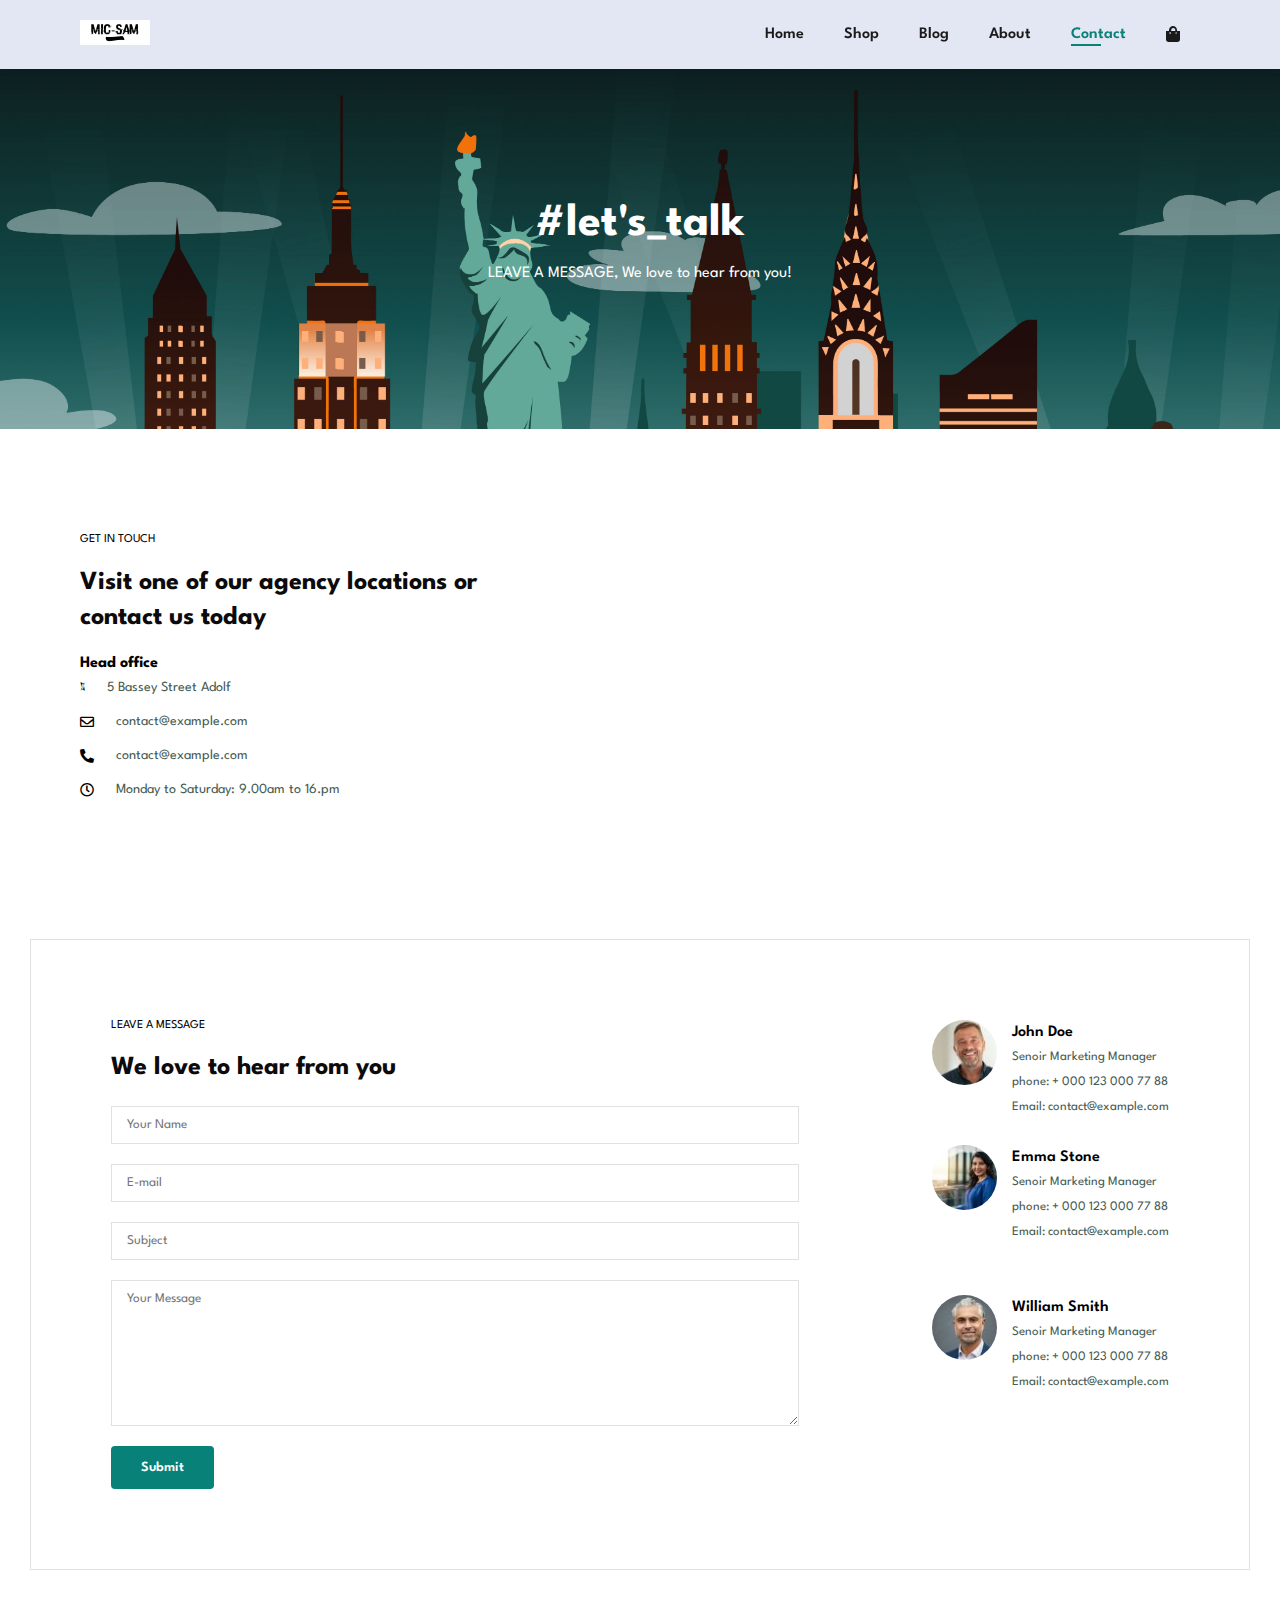
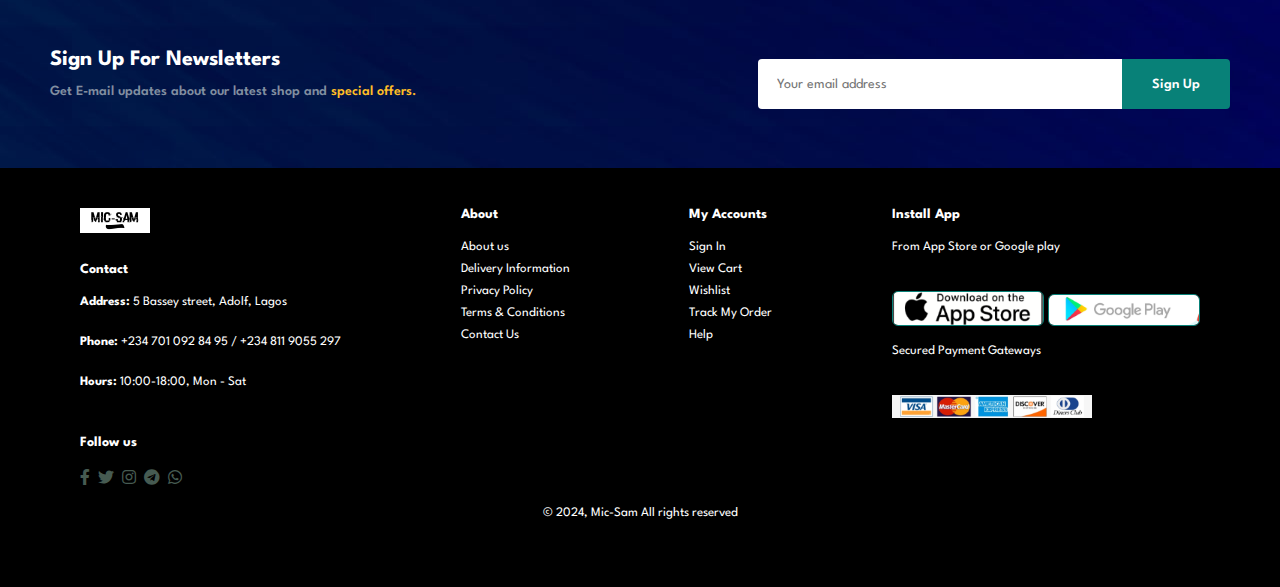
<file: contact.html>
<!DOCTYPE html>
<html lang="en">
<head>
    <meta charset="UTF-8">
    <meta http-equiv="X-UA-compatible" content="IE=edge">
    <meta name="viewport" content="width=device-width, initial-scale=1.0">
    <title>E-commerce Website</title>
    <link rel="stylesheet" href="style.css">
    <link rel="stylesheet" href="https://pro.fontawesome.com/releases/v5.10.0/css/all.css"/> 

</head>

<body>
    
   <section id="header">
    <a href="#"><img src="images/micsam 4.png" class="logo" alt=""></a>

    <div>
        <ul id="navbar">
            <li><a href="index.html">Home</a></li>
            <li><a href="shop.html">Shop</a></li>
            <li><a href="blog.html">Blog</a></li>
            <li><a href="about.html">About</a></li>
            <li><a class="active" href="contact.html">Contact</a></li>
            <li id="lg-bag"><a href="cart.html"><i class="fa fa-shopping-bag"></i></a></li> 
            <a href="#" id="close"><i class="far fa-times"></i></a>
        </ul>
    </div>
    <div id="mobile">
        <a href="cart.html"><i class="fa fa-shopping-bag"></i></a>
        <i id="bar" class="fas fa-outdent"></i>
    </div>
   </section>

   <section id="page-header" class="about-header">
    <h2>#let's_talk</h2>
    <p>LEAVE A MESSAGE, We love to hear from you!</p>
   </section>

   <section id="contact-details" class="section-p1">
    <div class="details">
        <span>GET IN TOUCH</span>
        <h2>Visit one of our agency locations or contact us today</h2>
        <h3>Head office</h3>
        <div>
            <li>
                <i class="fal fa-map"></i>
                <p>5 Bassey Street Adolf</p>
            </li>
            <li>
                <i class="far fa-envelope"></i>
                <p>contact@example.com</p>
            </li>
            <li>
                <i class="fas fa-phone-alt"></i>
                <p>contact@example.com</p>
            </li>
            <li>
                <i class="far fa-clock"></i>
                <p>Monday to Saturday: 9.00am to 16.pm</p>
            </li>
        </div>
    </div>

    <div class="map">
        <iframe src="https://www.google.com/maps/embed?pb=!1m18!1m12!1m3!1d15857.63883549492!2d3.1905729612446714!3d6.469672317490161!2m3!1f0!2f0!3f0!3m2!1i1024!2i768!4f13.1!3m3!1m2!1s0x103b8696500590b1%3A0xf27b47e41fad6dab!2sLagos%20State%20University!5e0!3m2!1sen!2sng!4v1706805811488!5m2!1sen!2sng" width="600" height="450" style="border:0;" allowfullscreen="" loading="lazy" referrerpolicy="no-referrer-when-downgrade"></iframe>
    </div>
   </section>

   <section id="form-details">
    <form action="">
        <span>LEAVE A MESSAGE</span>
        <h2>We love to hear from you</h2>
        <input type="text" placeholder="Your Name">
        <input type="text" placeholder="E-mail">
        <input type="text" placeholder="Subject">
        <textarea name="" id="" cols="30" rows="10" placeholder="Your Message"></textarea>
        <button class="normal">Submit</button>
    </form>

   <div class="people">
    <div>
        <img src="images/people/istockphoto-1278978817-612x612.jpg" alt="">
        <p><span>John Doe</span>Senoir Marketing Manager <br> phone: + 000 123 000 77 88 <br> Email: contact@example.com</p>
    </div>
   
   <div class="people">
    <div>
        <img src="images/people/images (1).jpg" alt="">
        <p><span>Emma Stone</span>Senoir Marketing Manager <br> phone: + 000 123 000 77 88 <br> Email: contact@example.com</p>
    </div>
   </div>
   <div class="people">
    <div>
        <img src="images/people/images.jpg" alt="">
        <p><span>William Smith</span>Senoir Marketing Manager <br> phone: + 000 123 000 77 88 <br> Email: contact@example.com</p>
    </div>
   </div>
</div>
   </section>


   <section id="newsletter" class="section-p1 section-m1">
    <div class="newstext">
        <h4>Sign Up For Newsletters </h4>
        <p>Get E-mail updates about our latest shop and <span>special offers.</span></p>
    </div>
        <div class="form">
            <input type="text" placeholder="Your email address">
            <button class="normal">Sign Up</button>
        
    </div>
</section>

<footer class="section-p1">
<div class="col">
    <img class="logo" src="images/micsam 4.png" alt="">
    <h4>Contact</h4>
    <p> <strong>Address:</strong> 5 Bassey street, Adolf, Lagos</p>
    <p><strong>Phone:</strong> +234 701 092 84 95 / +234 811 9055 297</p>
    <p><strong>Hours:</strong> 10:00-18:00, Mon - Sat</p>

    <div class="follow">
        <h4>Follow us</h4>
        <div class="icon">
            <i class="fab fa-facebook-f"></i>
            <i class="fab fa-twitter"></i>
            <i class="fab fa-instagram"></i>
            <i class="fab fa-telegram"></i>
            <i class="fab fa-whatsapp"></i>

        </div>
    </div>
</div>

<div class="col">
    <h4>About</h4>
    <a href="about.html">About us</a>
    <a href="#">Delivery Information</a>
    <a href="#">Privacy Policy</a>
    <a href="#">Terms & Conditions</a>
    <a href="contact.html">Contact Us</a>
</div>

<div class="col">
    <h4>My Accounts</h4>
    <a href="#">Sign In</a>
    <a href="cart.html">View Cart</a>
    <a href="#">Wishlist</a>
    <a href="#">Track My Order</a>
    <a href="#">Help</a>
</div>

<div class="col install">
    <h4>Install App</h4>
    <p>From App Store or Google play</p>
    <div class="row">
        <img src="images/store/App-store2.png" alt="">
        <img src="images/store/Google-Play-store.png" alt="">
    </div>
    <p>Secured Payment Gateways</p>
    <img src="images/store/pay 3.png" alt="">
</div>

<div class="copyright">
    <p>© 2024, Mic-Sam All rights reserved</p>
</div>
</footer>

   <script src="script.js"></script> 
</body>
</html>
</file>
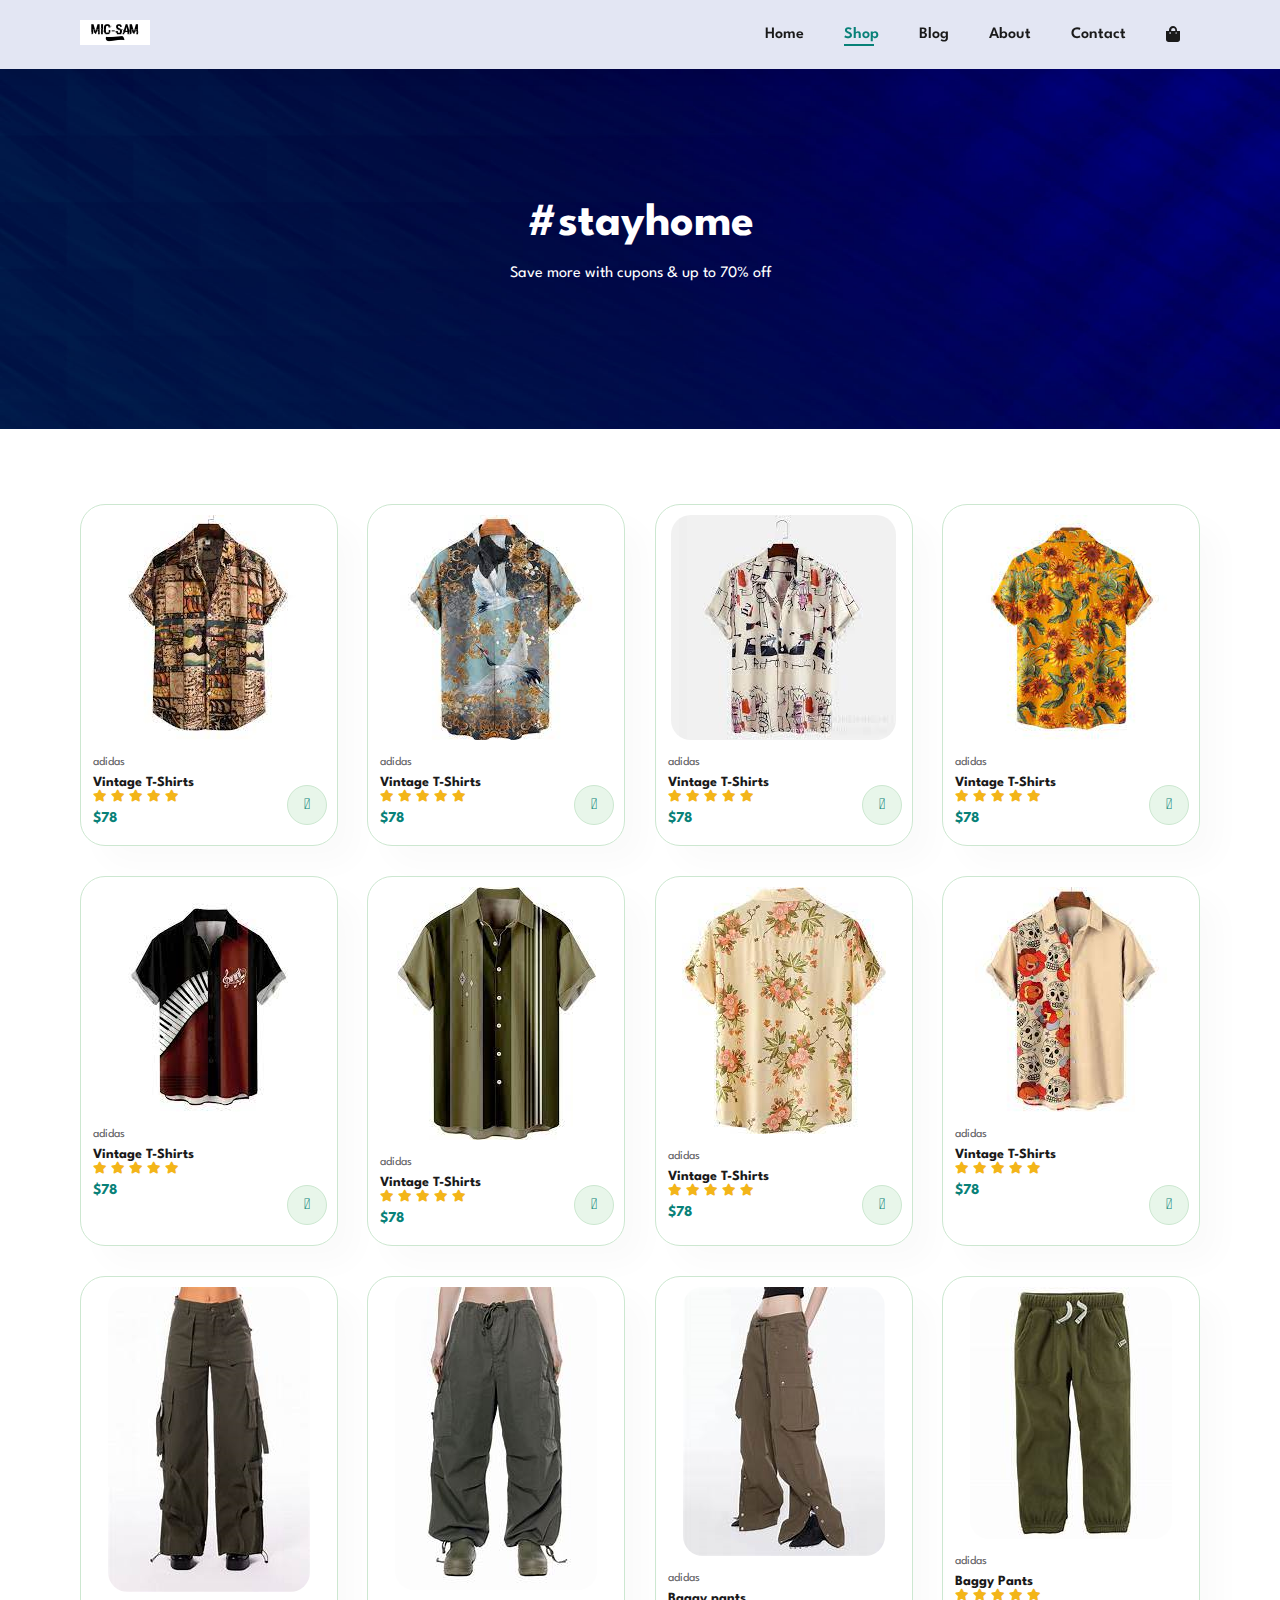
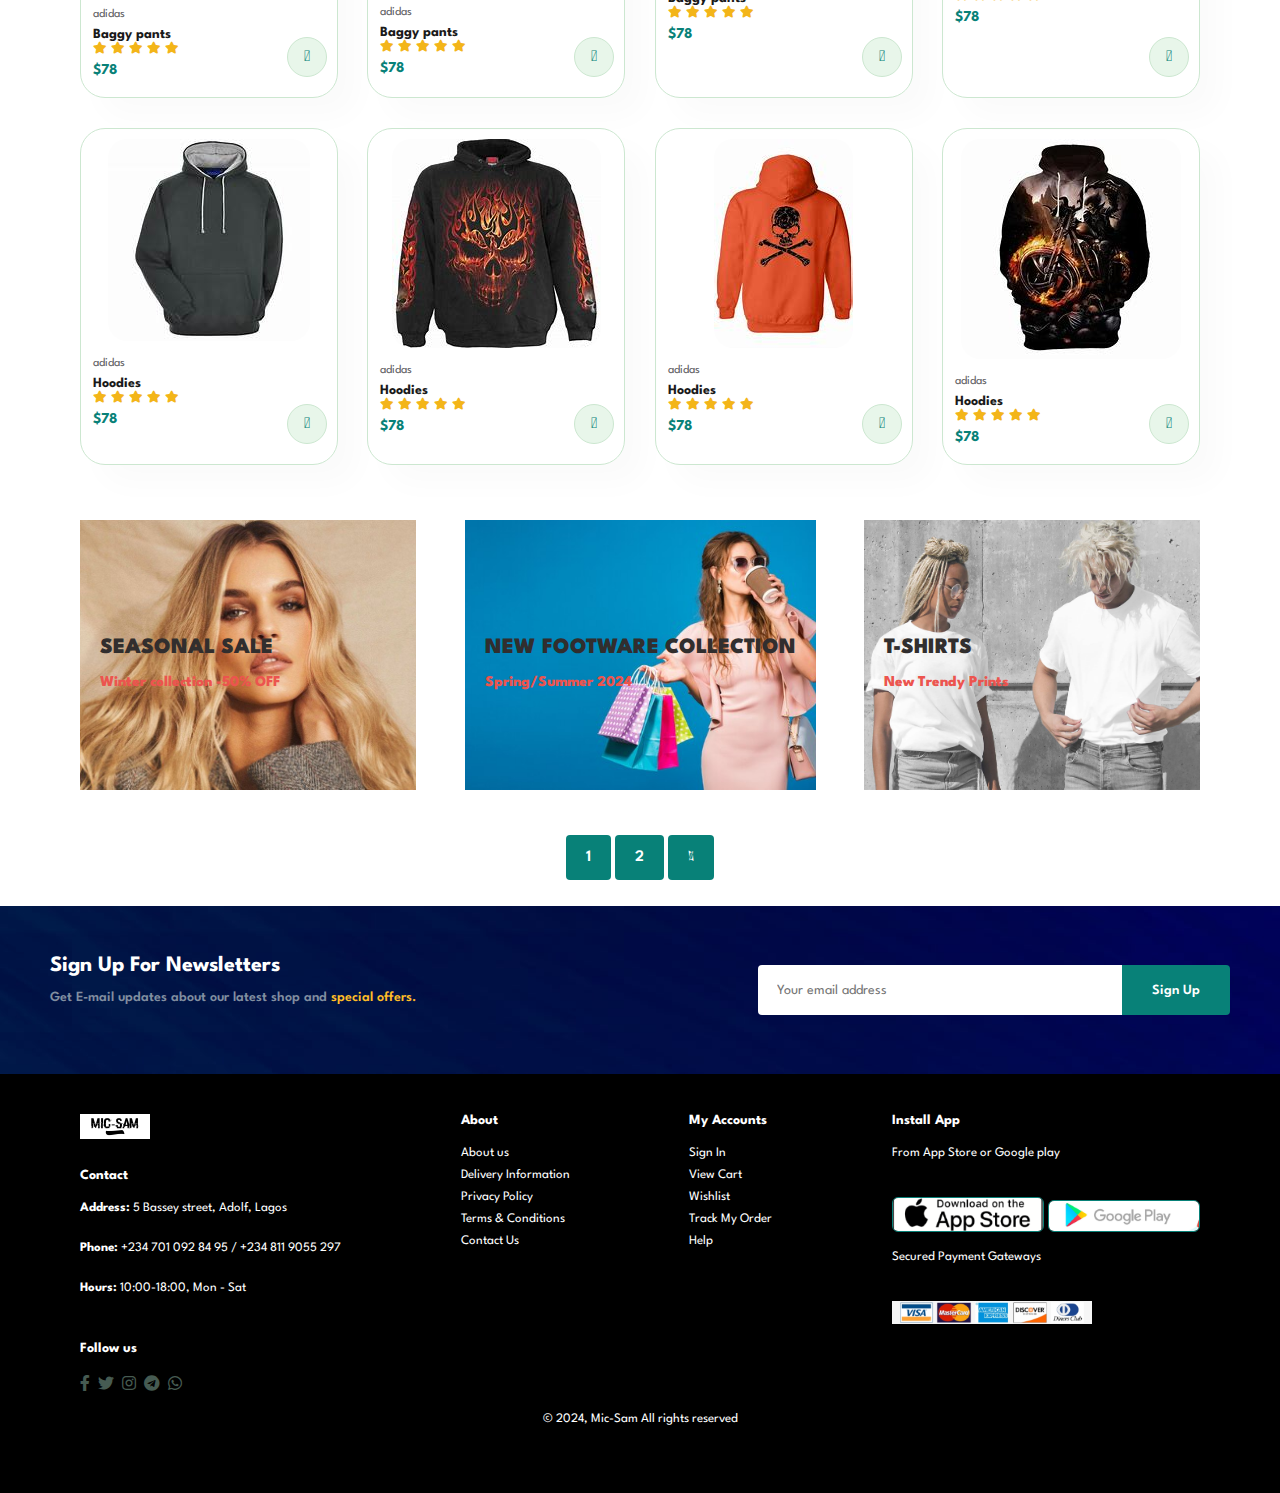
<file: shop.html>
<!DOCTYPE html>
<html lang="en">
<head>
    <meta charset="UTF-8">
    <meta http-equiv="X-UA-compatible" content="IE=edge">
    <meta name="viewport" content="width=device-width, initial-scale=1.0">
    <title>E-commerce Website</title>
    <link rel="stylesheet" href="style.css">
    <link rel="stylesheet" href="https://pro.fontawesome.com/releases/v5.10.0/css/all.css"/> 

</head>

<body>
    
   <section id="header">
    <a href="#"><img src="images/micsam 4.png" class="logo" alt=""></a>

    <div>
        <ul id="navbar">
            <li><a href="index.html">Home</a></li>
            <li><a class="active" href="shop.html">Shop</a></li>
            <li><a href="blog.html">Blog</a></li>
            <li><a href="about.html">About</a></li>
            <li><a href="contact.html">Contact</a></li>
            <li id="lg-bag"><a href="cart.html"><i class="fa fa-shopping-bag"></i></a></li> 
            <a href="#" id="close"><i class="far fa-times"></i></a>
        </ul>
    </div>
    <div id="mobile">
        <a href="cart.html"><i class="fa fa-shopping-bag"></i></a>
        <i id="bar" class="fas fa-outdent"></i>
    </div>
   </section>

   <section id="page-header">
    <h2>#stayhome</h2>
    <p>Save more with cupons & up to 70% off</p>
   </section>



   <section id="product1" class="section-p1">
    <div class="pro-container">
        <div class="pro" onclick="window.location.href='sproduct.html';">
            <img src="images/shirts/images (1).png" alt="">
            <div class="des">
                <span>adidas</span>
                <h5>Vintage T-Shirts</h5>
                <div class="star">
                    <i class="fas fa-star"></i>
                    <i class="fas fa-star"></i>
                    <i class="fas fa-star"></i>
                    <i class="fas fa-star"></i>
                    <i class="fas fa-star"></i>
                </div>
                <h4>$78</h4>
            </div>
            <a href="#"><i class="fal fa-shopping-cart cart"></i></a>
        </div>
        <div class="pro">
            <img src="images/shirts/images (2).jpg" alt="">
            <div class="des">
                <span>adidas</span>
                <h5>Vintage T-Shirts</h5>
                <div class="star">
                    <i class="fas fa-star"></i>
                    <i class="fas fa-star"></i>
                    <i class="fas fa-star"></i>
                    <i class="fas fa-star"></i>
                    <i class="fas fa-star"></i>
                </div>
                <h4>$78</h4>
            </div>
            <a href="#"><i class="fal fa-shopping-cart cart"></i></a>
        </div>
        <div class="pro">
            <img src="images/shirts/images (3).jpg" alt="">
            <div class="des">
                <span>adidas</span>
                <h5>Vintage T-Shirts</h5>
                <div class="star">
                    <i class="fas fa-star"></i>
                    <i class="fas fa-star"></i>
                    <i class="fas fa-star"></i>
                    <i class="fas fa-star"></i>
                    <i class="fas fa-star"></i>
                </div>
                <h4>$78</h4>
            </div>
            <a href="#"><i class="fal fa-shopping-cart cart"></i></a>
        </div>
        <div class="pro">
            <img src="images/shirts/images (4).jpg" alt="">
            <div class="des">
                <span>adidas</span>
                <h5>Vintage T-Shirts</h5>
                <div class="star">
                    <i class="fas fa-star"></i>
                    <i class="fas fa-star"></i>
                    <i class="fas fa-star"></i>
                    <i class="fas fa-star"></i>
                    <i class="fas fa-star"></i>
                </div>
                <h4>$78</h4>
            </div>
            <a href="#"><i class="fal fa-shopping-cart cart"></i></a>
        </div>
        <div class="pro">
            <img src="images/shirts/images (5).jpg" alt="">
            <div class="des">
                <span>adidas</span>
                <h5>Vintage T-Shirts</h5>
                <div class="star">
                    <i class="fas fa-star"></i>
                    <i class="fas fa-star"></i>
                    <i class="fas fa-star"></i>
                    <i class="fas fa-star"></i>
                    <i class="fas fa-star"></i>
                </div>
                <h4>$78</h4>
            </div>
            <a href="#"><i class="fal fa-shopping-cart cart"></i></a>
        </div>
        <div class="pro">
            <img src="images/shirts/images (17).jpg" alt="">
            <div class="des">
                <span>adidas</span>
                <h5>Vintage T-Shirts</h5>
                <div class="star">
                    <i class="fas fa-star"></i>
                    <i class="fas fa-star"></i>
                    <i class="fas fa-star"></i>
                    <i class="fas fa-star"></i>
                    <i class="fas fa-star"></i>
                </div>
                <h4>$78</h4>
            </div>
            <a href="#"><i class="fal fa-shopping-cart cart"></i></a>
        </div>
        <div class="pro">
            <img src="images/shirts/images (7).jpg" alt="">
            <div class="des">
                <span>adidas</span>
                <h5>Vintage T-Shirts</h5>
                <div class="star">
                    <i class="fas fa-star"></i>
                    <i class="fas fa-star"></i>
                    <i class="fas fa-star"></i>
                    <i class="fas fa-star"></i>
                    <i class="fas fa-star"></i>
                </div>
                <h4>$78</h4>
            </div>
            <a href="#"><i class="fal fa-shopping-cart cart"></i></a>
        </div>
        <div class="pro">
            <img src="images/shirts/images (8).jpg" alt="">
            <div class="des">
                <span>adidas</span>
                <h5>Vintage T-Shirts</h5>
                <div class="star">
                    <i class="fas fa-star"></i>
                    <i class="fas fa-star"></i>
                    <i class="fas fa-star"></i>
                    <i class="fas fa-star"></i>
                    <i class="fas fa-star"></i>
                </div>
                <h4>$78</h4>
            </div>
            <a href="#"><i class="fal fa-shopping-cart cart"></i></a>
        </div>
   
        <div class="pro">
            <img src="images/new arrivals/baggy 1.png" alt="">
            <div class="des">
                <span>adidas</span>
                <h5>Baggy pants</h5>
                <div class="star">
                    <i class="fas fa-star"></i>
                    <i class="fas fa-star"></i>
                    <i class="fas fa-star"></i>
                    <i class="fas fa-star"></i>
                    <i class="fas fa-star"></i>
                </div>
                <h4>$78</h4>
            </div>
            <a href="#"><i class="fal fa-shopping-cart cart"></i></a>
        </div>
        <div class="pro">
            <img src="images/new arrivals/joggers 3.png" alt="">
            <div class="des">
                <span>adidas</span>
                <h5>Baggy pants</h5>
                <div class="star">
                    <i class="fas fa-star"></i>
                    <i class="fas fa-star"></i>
                    <i class="fas fa-star"></i>
                    <i class="fas fa-star"></i>
                    <i class="fas fa-star"></i>
                </div>
                <h4>$78</h4>
            </div>
            <a href="#"><i class="fal fa-shopping-cart cart"></i></a>
        </div>
        <div class="pro">
            <img src="images/new arrivals/joggers 4.png" alt="">
            <div class="des">
                <span>adidas</span>
                <h5>Baggy pants</h5>
                <div class="star">
                    <i class="fas fa-star"></i>
                    <i class="fas fa-star"></i>
                    <i class="fas fa-star"></i>
                    <i class="fas fa-star"></i>
                    <i class="fas fa-star"></i>
                </div>
                <h4>$78</h4>
            </div>
            <a href="#"><i class="fal fa-shopping-cart cart"></i></a>
        </div>
        <div class="pro">
            <img src="images/new arrivals/baggy2.png" alt="">
            <div class="des">
                <span>adidas</span>
                <h5>Baggy Pants</h5>
                <div class="star">
                    <i class="fas fa-star"></i>
                    <i class="fas fa-star"></i>
                    <i class="fas fa-star"></i>
                    <i class="fas fa-star"></i>
                    <i class="fas fa-star"></i>
                </div>
                <h4>$78</h4>
            </div>
            <a href="#"><i class="fal fa-shopping-cart cart"></i></a>
        </div>
        <div class="pro">
            <img src="images/new arrivals/hoodie 1.png" alt="">
            <div class="des">
                <span>adidas</span>
                <h5>Hoodies</h5>
                <div class="star">
                    <i class="fas fa-star"></i>
                    <i class="fas fa-star"></i>
                    <i class="fas fa-star"></i>
                    <i class="fas fa-star"></i>
                    <i class="fas fa-star"></i>
                </div>
                <h4>$78</h4>
            </div>
            <a href="#"><i class="fal fa-shopping-cart cart"></i></a>
        </div>
        <div class="pro">
            <img src="images/new arrivals/hoodie2.png" alt="">
            <div class="des">
                <span>adidas</span>
                <h5>Hoodies</h5>
                <div class="star">
                    <i class="fas fa-star"></i>
                    <i class="fas fa-star"></i>
                    <i class="fas fa-star"></i>
                    <i class="fas fa-star"></i>
                    <i class="fas fa-star"></i>
                </div>
                <h4>$78</h4>
            </div>
            <a href="#"><i class="fal fa-shopping-cart cart"></i></a>
        </div>
        <div class="pro">
            <img src="images/new arrivals/hoodie 3.png" alt="">
            <div class="des">
                <span>adidas</span>
                <h5>Hoodies</h5>
                <div class="star">
                    <i class="fas fa-star"></i>
                    <i class="fas fa-star"></i>
                    <i class="fas fa-star"></i>
                    <i class="fas fa-star"></i>
                    <i class="fas fa-star"></i>
                </div>
                <h4>$78</h4>
            </div>
            <a href="#"><i class="fal fa-shopping-cart cart"></i></a>
        </div>
        <div class="pro">
            <img src="images/new arrivals/hoodie 4.png" alt="">
            <div class="des">
                <span>adidas</span>
                <h5>Hoodies</h5>
                <div class="star">
                    <i class="fas fa-star"></i>
                    <i class="fas fa-star"></i>
                    <i class="fas fa-star"></i>
                    <i class="fas fa-star"></i>
                    <i class="fas fa-star"></i>
                </div>
                <h4>$78</h4>
            </div>
            <a href="#"><i class="fal fa-shopping-cart cart"></i></a>
        </div>
    
    </div>
   </section>

<section id="banner3">
    <div class="banner-box">
        <h2>SEASONAL SALE</h2>
        <h3>Winter collection -50% OFF</h3>
    </div>
    <div class="banner-box banner-box2">
        <h2>NEW FOOTWARE COLLECTION</h2>
        <h3>Spring/Summer 2024</h3>
    </div>
    <div class="banner-box banner-box3">
        <h2>T-SHIRTS</h2>
        <h3>New Trendy Prints</h3>
    </div>

</section>

<section id="pagination" class="section-p1">
    <a href="#">1</a>
    <a href="#">2</a>
    <a href="#"><i class="fal fa-long-arrow-alt-right"></i></a>
</section>

<section id="newsletter" class="section-p1 section-m1">
    <div class="newstext">
        <h4>Sign Up For Newsletters </h4>
        <p>Get E-mail updates about our latest shop and <span>special offers.</span></p>
    </div>
        <div class="form">
            <input type="text" placeholder="Your email address">
            <button class="normal">Sign Up</button>
        
    </div>
</section>

<footer class="section-p1">
<div class="col">
    <img class="logo" src="images/micsam 4.png" alt="">
    <h4>Contact</h4>
    <p> <strong>Address:</strong> 5 Bassey street, Adolf, Lagos</p>
    <p><strong>Phone:</strong> +234 701 092 84 95 / +234 811 9055 297</p>
    <p><strong>Hours:</strong> 10:00-18:00, Mon - Sat</p>

    <div class="follow">
        <h4>Follow us</h4>
        <div class="icon">
            <i class="fab fa-facebook-f"></i>
            <i class="fab fa-twitter"></i>
            <i class="fab fa-instagram"></i>
            <i class="fab fa-telegram"></i>
            <i class="fab fa-whatsapp"></i>

        </div>
    </div>
</div>

<div class="col">
    <h4>About</h4>
    <a href="#">About us</a>
    <a href="#">Delivery Information</a>
    <a href="#">Privacy Policy</a>
    <a href="#">Terms & Conditions</a>
    <a href="#">Contact Us</a>
</div>

<div class="col">
    <h4>My Accounts</h4>
    <a href="#">Sign In</a>
    <a href="#">View Cart</a>
    <a href="#">Wishlist</a>
    <a href="#">Track My Order</a>
    <a href="#">Help</a>
</div>

<div class="col install">
    <h4>Install App</h4>
    <p>From App Store or Google play</p>
    <div class="row">
        <img src="images/store/App-store2.png" alt="">
        <img src="images/store/Google-Play-store.png" alt="">
    </div>
    <p>Secured Payment Gateways</p>
    <img src="images/store/pay 3.png" alt="">
</div>

<div class="copyright">
    <p>© 2024, Mic-Sam All rights reserved</p>
</div>
</footer>

   <script src="script.js"></script> 
</body>
</html>
</file>
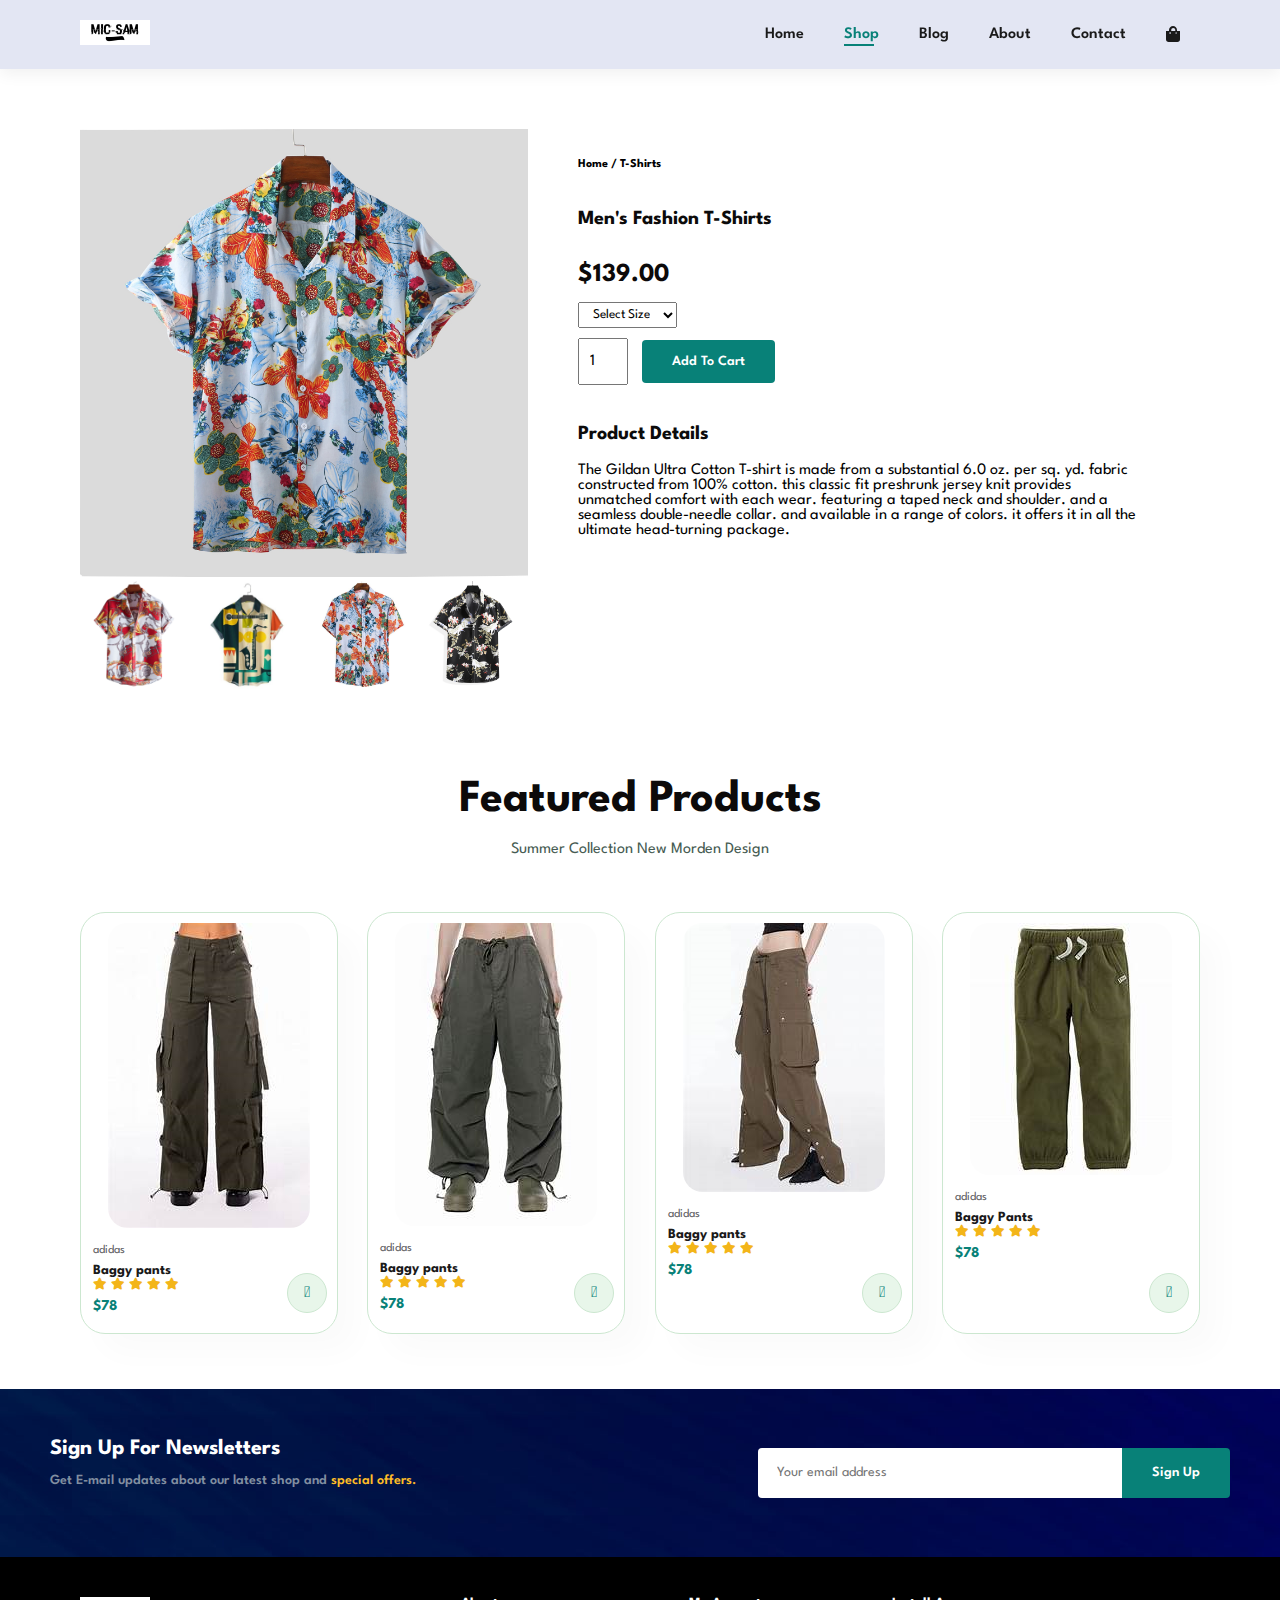
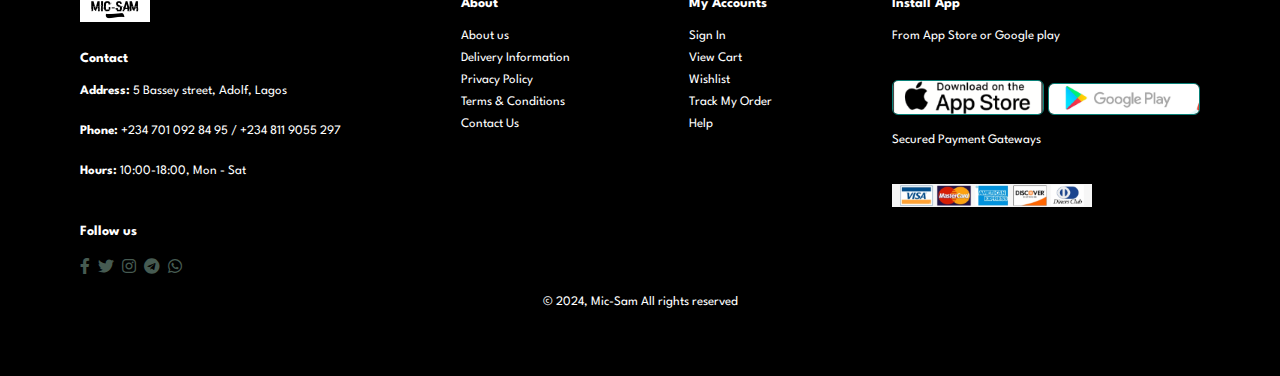
<file: sproduct.html>
<!DOCTYPE html>
<html lang="en">
<head>
    <meta charset="UTF-8">
    <meta http-equiv="X-UA-compatible" content="IE=edge">
    <meta name="viewport" content="width=device-width, initial-scale=1.0">
    <title>E-commerce Website</title>
    <link rel="stylesheet" href="style.css">
    <link rel="stylesheet" href="https://pro.fontawesome.com/releases/v5.10.0/css/all.css"/> 

</head>

<body>
    
   <section id="header">
    <a href="#"><img src="images/micsam 4.png" class="logo" alt=""></a>

    <div>
        <ul id="navbar">
            <li><a href="index.html">Home</a></li>
            <li><a class="active" href="shop.html">Shop</a></li>
            <li><a href="blog.html">Blog</a></li>
            <li><a href="about.html">About</a></li>
            <li><a href="contact.html">Contact</a></li>
            <li id="lg-bag"><a href="cart.html"><i class="fa fa-shopping-bag"></i></a></li> 
            <a href="#" id="close"><i class="far fa-times"></i></a>
        </ul>
    </div>
    <div id="mobile">
        <a href="cart.html"><i class="fa fa-shopping-bag"></i></a>
        <i id="bar" class="fas fa-outdent"></i>
    </div>
   </section>

   <section id="prodetails" class="section-p1">
    <div class="single-pro-image">
        <img src="images/shirts/new3.jpg" width="100%"  id="MainImg" alt="">
        <div class="small-img-group">
            <div class="small-img-col">
                <img src="images/shirts/new 2.jpg" width="100%" class="small-img" alt="">
            </div>
            <div class="small-img-col">
                <img src="images/shirts/new1.jpg" width="100%" class="small-img" alt="">
            </div>
            <div class="small-img-col">
                <img src="images/shirts/new4.jpg" width="100%" class="small-img" alt="">
            </div>
            <div class="small-img-col">
                <img src="images/shirts/new5.jpg" width="100%" class="small-img" alt="">
            </div>
        </div>
    </div>
    <div class="single-pro-details">
        <h6>Home / T-Shirts</h6>
        <h4>Men's Fashion T-Shirts</h4>
        <h2>$139.00</h2>
        <select>
            <option>Select Size</option>
            <option>XL</option>
            <option>XXL</option>
            <option>small</option>
            <option>large </option>
        </select>
        <input type="number" value="1">
        <button class="normal">Add To Cart</button> 
        <h4>Product Details</h4>
        <span>The Gildan Ultra Cotton T-shirt is made from a substantial 6.0 oz. per sq. yd. fabric constructed from 100% cotton. this classic fit preshrunk jersey knit provides unmatched comfort with each wear. featuring a taped neck and shoulder. and a seamless double-needle collar. and available in a range of colors. it offers it in all the ultimate head-turning package. </span>
    </div>
   </section>

   <section id="product1" class="section-p1">
    <h2>Featured Products</h2>
    <p>Summer Collection New Morden Design</p>
    <div class="pro-container">
        <div class="pro">
            <img src="images/new arrivals/baggy 1.png" alt="">
            <div class="des">
                <span>adidas</span>
                <h5>Baggy pants</h5>
                <div class="star">
                    <i class="fas fa-star"></i>
                    <i class="fas fa-star"></i>
                    <i class="fas fa-star"></i>
                    <i class="fas fa-star"></i>
                    <i class="fas fa-star"></i>
                </div>
                <h4>$78</h4>
            </div>
            <a href="#"><i class="fal fa-shopping-cart cart"></i></a>
        </div>
        <div class="pro">
            <img src="images/new arrivals/joggers 3.png" alt="">
            <div class="des">
                <span>adidas</span>
                <h5>Baggy pants</h5>
                <div class="star">
                    <i class="fas fa-star"></i>
                    <i class="fas fa-star"></i>
                    <i class="fas fa-star"></i>
                    <i class="fas fa-star"></i>
                    <i class="fas fa-star"></i>
                </div>
                <h4>$78</h4>
            </div>
            <a href="#"><i class="fal fa-shopping-cart cart"></i></a>
        </div>
        <div class="pro">
            <img src="images/new arrivals/joggers 4.png" alt="">
            <div class="des">
                <span>adidas</span>
                <h5>Baggy pants</h5>
                <div class="star">
                    <i class="fas fa-star"></i>
                    <i class="fas fa-star"></i>
                    <i class="fas fa-star"></i>
                    <i class="fas fa-star"></i>
                    <i class="fas fa-star"></i>
                </div>
                <h4>$78</h4>
            </div>
            <a href="#"><i class="fal fa-shopping-cart cart"></i></a>
        </div>
        <div class="pro">
            <img src="images/new arrivals/baggy2.png" alt="">
            <div class="des">
                <span>adidas</span>
                <h5>Baggy Pants</h5>
                <div class="star">
                    <i class="fas fa-star"></i>
                    <i class="fas fa-star"></i>
                    <i class="fas fa-star"></i>
                    <i class="fas fa-star"></i>
                    <i class="fas fa-star"></i>
                </div>
                <h4>$78</h4>
            </div>
            <a href="#"><i class="fal fa-shopping-cart cart"></i></a>
        </div>
 
    
    </div>
   </section>


<section id="newsletter" class="section-p1 section-m1">
    <div class="newstext">
        <h4>Sign Up For Newsletters </h4>
        <p>Get E-mail updates about our latest shop and <span>special offers.</span></p>
    </div>
        <div class="form">
            <input type="text" placeholder="Your email address">
            <button class="normal">Sign Up</button>
        
    </div>
</section>

<footer class="section-p1">
<div class="col">
    <img class="logo" src="images/micsam 4.png" alt="">
    <h4>Contact</h4>
    <p> <strong>Address:</strong> 5 Bassey street, Adolf, Lagos</p>
    <p><strong>Phone:</strong> +234 701 092 84 95 / +234 811 9055 297</p>
    <p><strong>Hours:</strong> 10:00-18:00, Mon - Sat</p>

    <div class="follow">
        <h4>Follow us</h4>
        <div class="icon">
            <i class="fab fa-facebook-f"></i>
            <i class="fab fa-twitter"></i>
            <i class="fab fa-instagram"></i>
            <i class="fab fa-telegram"></i>
            <i class="fab fa-whatsapp"></i>

        </div>
    </div>
</div>

<div class="col">
    <h4>About</h4>
    <a href="#">About us</a>
    <a href="#">Delivery Information</a>
    <a href="#">Privacy Policy</a>
    <a href="#">Terms & Conditions</a>
    <a href="#">Contact Us</a>
</div>

<div class="col">
    <h4>My Accounts</h4>
    <a href="#">Sign In</a>
    <a href="#">View Cart</a>
    <a href="#">Wishlist</a>
    <a href="#">Track My Order</a>
    <a href="#">Help</a>
</div>

<div class="col install">
    <h4>Install App</h4>
    <p>From App Store or Google play</p>
    <div class="row">
        <img src="images/store/App-store2.png" alt="">
        <img src="images/store/Google-Play-store.png" alt="">
    </div>
    <p>Secured Payment Gateways</p>
    <img src="images/store/pay 3.png" alt="">
</div>

<div class="copyright">
    <p>© 2024, Mic-Sam All rights reserved</p>
</div>
</footer>

<script>
    var MainImg = document.getElementById("MainImg");
    var smallimg = document.getElementsByClassName("small-img");

    smallimg[0].onclick = function(){
        MainImg.src = smallimg[0].src;
    }
    smallimg[1].onclick = function(){
        MainImg.src = smallimg[1].src;
    }
    smallimg[2].onclick = function(){
        MainImg.src = smallimg[2].src;
    }
    smallimg[3].onclick = function(){
        MainImg.src = smallimg[3].src;
    }
</script>

   <script src="script.js"></script> 
</body>
</html>
</file>
<file: style.css>
@import url('https://fonts.googleapis.com/css2?family=Spartan:wgth@100;200;300;400;500;600;700;800;900&didplay=swap');
*{
    margin: 0;
    padding: 0;
    box-sizing: border-box;
    font-family: 'spartan', sans-serif;
    
}

h1 {
    font-size: 50px;
    line-height: 64px;
    color: #0b0c0c;
}

h2 {
    font-size: 46px;
    line-height: 54px;
    color: #0c0a0a;
}

h4 {
    font-size: 20px;
    color: #0c0b0b;
}

h6{
    font-weight: 700;
    font-size: 12px;
}

p {
    font-size: 16px;
    color: #465b52;
    margin: 15px 0 20px 0;
}

.section-p1 {
    padding: 40px 80px;
}

.section-m1 {
    width: 40px 0;
}

button.normal{
    font-size: 14px;
    font-weight: 600;
    padding: 15px 30px;
    color: #000;
    background-color: #fff;
    border-radius: 4px;
    cursor: pointer;
    border: none;
    outline: none;
    transition: 0.2s;
}

button.white{
    font-size: 13px;
    font-weight: 600;
    padding: 11px 18px;
    color: #fff;
    background-color: transparent;
    cursor: pointer;
    border: 1px solid #fff;
    outline: none;
    transition: 0.2s;
}


body {
    width: 100%;
}


/* Header Start */

#header{
    display: flex;
    align-items: center;
    justify-content: space-between;
    padding: 20px 80px;
    background: #E3E6F3;
    box-shadow: 0 5px 15px rgba(0, 0, 0, 0.06);
    z-index: 999;
    position: sticky;
    top: 0;
    left: 0;
}

#navbar{
    display: flex;
    align-items: center;
    justify-content: center;
}

#navbar li{
    list-style: none;
    padding: 0 20px;
    position: relative;
}

#navbar li a{
    text-decoration: none;
    font-size: 16px;
    font-weight: 600;
    color: #1a1a1a;
    transition: 0.3s ease;
}

#navbar li a:hover,
#navbar li a.active{
    color: #088178;
}

#navbar li a.active::after,
#navbar li a:hover::after{
    content: "";
    width: 30px;
    height: 2px;
    background-color: #088178;
    position: absolute;
    bottom: -4px;
    left: 20px;
}

#mobile{
    display: none;
    align-items: center;
}

#close{
    display: none;
}



/* Home Page */
#hero{
    background-image: url(images/pexels-ylanite-koppens-934070.jpg);
    height: 90vh;
    width: 100%;
    background-size: cover;
    background-position: top 25% right 0;
    padding: 0 80px;
    display: flex;
    flex-direction: column;
    align-items: flex-start;
    justify-content: center;
}
#hero h4 {
    padding-bottom: 15px;
}
#hero h1 {
    color: #088178;
}

#hero button{
    background-color: pink;
    color: #088178;
    border: none;
    border-radius: 0.3em;
    padding: 14px 80px 14px 65px;
    background-repeat: no-repeat;
    cursor: pointer;
    font-weight: 700;
    font-size: 15px;
}

#feature{
    display: flex;
    align-items: center;
    justify-content: space-between;
    flex-wrap: wrap;
}

#feature .fe-box{
    width: 180px;
    text-align: center;
    padding: 25px 15px;
    box-shadow: 20px 20px 34px rgba(0, 0, 0, 0.03);
    border: 1px solid #cce7d0;
    border-radius: 4px;
    margin: 15px 0;
}

#feature .fe-box:hover{
    box-shadow: 10px 10px 54px rgba(70, 62, 221, 0.1);
}

#feature .fe-box img {
    width: 100%;
    margin-bottom: 10px;
}

#feature .fe-box h6{
    display: inline-block;
    padding: 9px 8px 6px 8px;
    line-height: 1;
    border-radius: 4px;
    color: #088178;
    background-color: #fddde4;
}

#feature .fe-box:nth-child(2) h6{
    background-color: #cdebbc;
}
#feature .fe-box:nth-child(3) h6{
    background-color: #d1e8f2;
}
#feature .fe-box:nth-child(4) h6{
    background-color: #dae681;
}
#feature .fe-box:nth-child(5) h6{
    background-color: #f6dbf6;
}
#feature .fe-box:nth-child(6) h6{
    background-color: #f3ad67;
}

#product1 {
    text-align: center;
}

#product1 .pro-container{
    display: flex;
    justify-content: space-between;
    padding-top: 20px;
    flex-wrap: wrap;
}

#product1 .pro{
    width: 23%;
    min-width: 250px;
    padding: 10px 12px;
    border: 1px solid #cce7d0;
    border-radius: 25px;
    cursor: pointer;
    box-shadow: 20px 20px 30px rgba(0, 0, 0, 0.02);
    margin: 15px 0;
    transition: 0.2s ease;
    position: relative;
}

#product1 .pro:hover{
    box-shadow: 20px 20px 30px rgb(0, 0, 0, 0.06)
}

#product1 .pro img{
    border-radius: 20px;
}
 
#product1 .pro .des{
    text-align: start;
    padding: 10px 0;
}

#product1 .pro .des span{
    color: #606063;
    font-size: 12px;
}

#product1 .pro .des h5{
    padding-top: 7px;
    color: #1a1a1a;
    font-size: 14px;
}

#product1 .pro .des i{
    font-size: 12px;
    color: rgb(243, 181, 25);
}

#product1 .pro .des h4{
    padding-top: 7px;
    font-size: 15px;
    font-weight: 700;
    color: #088178;
}
#product1 .pro .cart{
    width: 40px;
    height: 40px;
    line-height: 40px;
    border-radius: 50px;
    background-color: #e8f6ea;
    font-weight: 500;
    color: #088178;
    border: 1px solid #cce7d0;
    position: absolute;
    bottom: 20px;
    right: 10px;
}

#banner{
    display: flex;
    flex-direction: column;
    justify-content: center;
    align-items: center;
    text-align: center;
    background-image: url(images/back\ 2.png);
    width: 100%;
    height: 40vh;
    background-size: cover;
    background-position: center;
   
}

#banner h4{
    color: #fff;
    font-size: 16px;
}

#banner h2{
    color: #fff;
    font-size: 30px;
    padding: 10px 0;
}

#banner h2 span{
    color: #ef3636;
}

#banner button:hover{
    background: #088178;
    color: #fff;
}

#sm-banner {
    display: flex;
    justify-content: space-between;
    flex-wrap: wrap;
}


#sm-banner .banner-box{
    display: flex;
    flex-direction: column;
    justify-content: center;
    align-items: flex-start;
    background-image: url(images/pexels-gustavo-fring-4173108.png);
    min-width: 580px;
    height: 40vh;
    background-size: cover;
    background-position: center;
    padding: 30px;
}

#sm-banner .banner-box2{
    background-image: url(images/pexels-ron-lach-9594677.png)
}

#sm-banner h4{
    color: #fff;
    font-size: 20px;
    font-weight: 300;
}

#sm-banner h2{
    color: #332f2f;
    font-size: 28px;
    font-weight: 800;
}

#sm-banner span{
    color: #464444;
    font-size: 14px;
    font-weight: 500;
    padding-bottom: 15px;
}

#sm-banner .banner-box:hover button{
    background: #088178;
    border: 1px solid #088178;
}

#banner3{
    display: flex;
    justify-content: space-between;
    flex-wrap: wrap;
    padding: 0 80px;
}

#banner3 .banner-box{
    display: flex;
    flex-direction: column;
    justify-content: center;
    align-items: flex-start;
    background-image: url(images/modelll.jpg);
    min-width: 30%;
    height: 30vh;
    background-size: cover;
    background-position: center;
    padding: 20px;
    margin-bottom: 20px;
}

#banner3 .banner-box2{
    background-image: url(images/banner2.jpg); 
}
#banner3 .banner-box3{
    background-image: url(images/banner\ 5.jpg); 
}

#banner3 h2{
    color: #312e2e;
    font-weight: 900;
    font-size: 22px;
}

#banner3 h3{
    color: #ec544e;
    font-weight: 800;
    font-size: 15px;
}

#newsletter{
    display: flex;
    justify-content: space-between;
    flex-wrap: wrap;
    align-items: center;
    background-image: url(images/banner\ 7.jpg);
    background-repeat: no-repeat;
    background-position: 20% 30%;
    background-color: #041e42;
    padding: 50px;
}


#newsletter h4{
    font-size: 22px;
    font-weight: 700;
    color: #fff;
}

#newsletter p{
    font-size: 14px;
    font-weight: 600;
    color: #818ea0;
}

#newsletter p span {
    color: #ffbd27;
}

#newsletter .form{
    display: flex;
    width: 40%;
}

#newsletter input{
    height: 3.125rem;
    padding: 0 1.25em;
    font-size: 14px;
    width: 100%;
    border: 1px solid transparent;
    border-radius: 4px;
    outline: none;
    border-top-right-radius: 0;
    border-bottom-right-radius: 0;
}

#newsletter button{
    background-color: #088178;
    color: #fff;
    white-space: nowrap;
    border-top-left-radius: 0;
    border-bottom-left-radius: 0;
}

footer{
    display: flex;
    flex-wrap: wrap;
    justify-content: space-between;
    background-color: #000;
    
}

footer .col{
    display: flex;
    flex-direction: column;
    align-items: flex-start;
    margin-bottom: 20px;
}

footer .logo{
    margin-bottom: 30px;
}

footer h4{
    font-size: 14px;
    padding-bottom: 20px;
    color: #fff;

}

footer p{
    font-size: 13px;
    padding-bottom: 20px;
    margin: 0 0 8px 0;
    color: #fff;
}

footer a{
    font-size: 13px;
   text-decoration: none;
   color: #fff;
   margin-bottom: 10px;
}

footer .follow{
    margin-top: 20px;
}

footer .follow i{
    color: #465b52;
    padding-right: 4px;
    cursor: pointer;
}

footer .install .row img{
    border: 1px solid #088178;
    border-radius: 6px;
}

footer .install img {
    margin: 10px 0 15px 0;
}

footer .follow i:hover,
footer a:hover{
    color: #088178;
}

footer .copyright{
    width: 100%;
    text-align: center;
}


/* Shop Page */
#page-header {
    background-image: url("images/banner\ 7.jpg");
    width: 100%;
    height: 40vh;
    background-size: cover;
    display: flex;
    justify-content: center;
    text-align: center;
    flex-direction: column;
    padding: 14px;    
}

#page-header h2,
#page-header p {
    color: #fff;
}

#pagination {
    text-align: center;
}

#pagination a{
    text-decoration: none;
    background-color: #088178;
    padding: 15px 20px;
    border-radius: 4px;
    color: #fff;
    font-weight: 600;
}

#pagination a i{
    font-size: 16px;
    font-weight: 600;
}


/* Single Product */

#prodetails{
    display: flex;
    margin-top: 20px;
}

#prodetails .single-pro-image {
    width: 40%;
    margin-right: 50px;
}

.small-img-group {
    display: flex;
    justify-content: space-between;
}

.small-img-col {
    flex-basis: 24%;
    cursor: pointer;
}

#prodetails .single-pro-details{
    width: 50%;
    padding-top: 30px;
}

#prodetails .single-pro-details h4{
    padding: 40px 0 20px 0;
}
#prodetails .single-pro-details h2{
    font-size: 26px;
}
#prodetails .single-pro-details select{
   display: block;
   padding: 5px  10px;
   margin-bottom: 10px;
}

#prodetails .single-pro-details input{
    width: 50px;
    height: 47px;
    padding-left: 10px;
    font-size: 16px;
    margin-right: 10px;
}

#prodetails .single-pro-details input:focus{
    outline: none;
}

#prodetails .single-pro-details button{
    background-color: #088178;
    color: #fff;
}

#prodetails .single-pro-details .span{
    line-height: 25px;
}



/* Blog Page */
#page-header.blog-header{
    background-image: url("images/blog/readmore.jpg");
}

#blog{
    padding: 150px 150px 150px;
}

#blog .blog-box{
    display: flex;
    align-items: center;
    width: 100%;
    position: relative;
    padding-bottom: 90px;
}

#blog .blog-img{
    width: 50%;
    margin-right: 40px;
}

#blog img{
    width: 100%;
    height: 300px;
    object-fit: cover;
}

#blog .blog-details{
    width: 50%;
}

#blog .blog-details a{
    text-decoration: none;
    font-size: 11px;
    color: #000;
    font-weight: 700;
    position: relative;
    transition: 0.3s;
}

#blog .blog-details a::after{
    content: "";
    width: 50px;
    height: 1px;
    background-color: #000;
    position: absolute;
    top: 4px;
    right: -60px;
}

#blog .blog-details a:hover {
    color: #088178;
}
#blog .blog-details a:hover::after{
    background-color: #088178;
}

#blog .blog-box h1{
    position: absolute;
    top: -40px;
    left: 0;
    font-size: 70px;
    font-weight: 700;
    color: #c9cbce;
    z-index: -9;
}


/* About Page */

#page-header.about-header{
    background-image: url("images/about/New_York_City_Skyline_Illustration.jpg");
}

#about-head{
    display: flex;
    align-items: center;
}

#about-head img{
    width: 50%;
    height: auto;
}

#about-head div{
    padding-left: 40px;
}


/* Contact.Page*/

#contact-details {
    display: flex;
    align-items: center;
    justify-content: space-between;
}

#contact-details .details {
    width: 40%;
}

#contact-details .details span,
#form-details form span {
    font-size: 12px;
}

#contact-details .details h2,
#form-details form h2{
    font-size: 26px;
    line-height: 35px;
    padding: 20px 0;
}

#contact-details .details h3{
    font-size: 16px;
    line-height: 15px;
}

#contact-details .details li{
    list-style: none;
    display: flex;
    padding: 10px 0;
}

#contact-details .details li i{
    font-size: 14px;
    padding-right: 22px;
}

#contact-details .details li p{
    margin: 0;
    font-size: 14px;
}

#contact-details .map{
    width: 55%;
    height: 400px;
}

#contact-details .map iframe{
    width: 100%;
    height: 100%;
}

#form-details{
    display: flex;
    justify-content: space-between;
    margin: 30px;
    padding: 80px;
    border: 1px solid #e1e1e1;
}

#form-details form{
    width: 65%;
    display: flex;
    flex-direction: column;
    align-items: flex-start;
}

#form-details form input,
#form-details form textarea {
    width: 100%;
    padding: 12px 15px;
    outline: none;
    margin-bottom: 20px;
    border: 1px solid #e1e1e1;
}

#form-details form button{
    background-color: #088178;
    color: #fff;
}

#form-details .people div{
    padding-bottom: 25px;
    display: flex;
    align-items: flex-start;
}

#form-details .people div img{
    width: 65px;
    height: 65px;
    object-fit: cover;
    margin-right: 15px;
    border-radius: 50px;
}

#form-details .people div p{
    margin: 0;
    font-size: 13px;
    line-height: 25px;
}

#form-details .people div p span{
    display: block;
    font-size: 16px;
    font-weight: 600;
    color: #000;
}

/* cart page */

#cart {
    overflow-x: auto;
}

#cart table{
    width: 100%;
    border-collapse: collapse;
    table-layout: fixed;
    white-space: nowrap;
}

#cart table img{
    width: 70px;
}

#cart table td:nth-child(1){
    width: 100px;
    text-align: center;
}

#cart table td:nth-child(2){
    width: 150px;
    text-align: center;
}
#cart table td:nth-child(3){
    width: 250px;
    text-align: center;
}
#cart table td:nth-child(4),
#cart table td:nth-child(5),
#cart table td:nth-child(6){
    width: 150px;
    text-align: center;
}

#cart table td:nth-child(5) input{
    width: 70px;
    padding: 10px 5px 10px 15px;
}

#cart table thead{
    border: 1px solid #e2e9e1;
    border-left: none;
    border-right: none;
}

#cart table thead td{
    font-weight: 700;
    text-transform: uppercase;
    font-size: 13px;
    padding: 18px 0;
}

#cart table tbody tr td {
    padding-top: 15px;
}

#cart table tbody td {
    font-size: 13px;
}

#cart-add{
    display: flex;
    flex-wrap: wrap;
    justify-content: space-between;
}

#cupon{
    width: 50%;
    margin-bottom: 30px;
}
#cupon h3,
#subtotal h3 {
    padding-bottom: 15px;
}

#cupon input{
    padding: 10px 20px;
    outline: none;
    width: 60%;
    margin-right: 10px;
    border: 1px solid #e2e2e1;
}

#cupon button,
#subtotal button {
    background-color: #088178;
    color: #fff;
    padding: 12px 20px;
}

#subtotal{
    width: 50%;
    margin-bottom: 30px;
    border: 1px solid #e2e2e1;
    padding: 30px;
}

#subtotal table{
    border-collapse: collapse;
    width: 100%;
    margin-bottom: 20px;
}

#subtotal table td{
    width: 50%;
    border: 1px solid #e2e2e1;
    padding: 10px;
    font-size: 13px;
}

/* start media query */

@media (max-width:799px) {
   .section-p1 {
    padding: 40px 40px;
   }
    #navbar{
        display: flex;
        flex-direction: column;
        align-items: flex-start;
        justify-content: flex-start;
        position: fixed;
        top: 0;
        right: -300px;
        height: 100vh;
        width: 300px;
        background-color: #E3E6F3;
        box-shadow: 0 40px 60px rgba(0, 0, 0, 0.01);
        padding: 80px 0 0 10px;
        transition: 0.3s;
    }

    #navbar.active{
        right: 0px;
    }
    #navbar li{
        margin-bottom: 25px;
}

#mobile {
    display: flex;
    align-items: center;
    }

    #mobile i{
        color: #1a1a1a;
        font-size: 24px;
        padding-left: 20px;
    }

    #close{
        display: initial;
        position: absolute;
        top: 30px;
        left: 30px;
        color: #222;
        font-size: 24px;
    }

    #lg-bag{
        display: none;
    }

    #hero {
        height: 70vh;
        padding: 0 80px;
        background-position: top 30% right 30%;
    }

    #feature {
        justify-content: center;
    }
    #feature .fe-box {
        margin: 15px 15px;

    }

    #product1 .pro-container {   
        justify-content: center;
    }

    #product1 .pro {
        margin: 15px;
    }

    #banner {
        height: 20vh;
    }

    #sm-banner .banner-box {
        min-width: 100%;
        height: 30vh;
    }

    #banner3 {
        padding: 0 40px;
    }

    #banner3 .banner-box {
        width: 28%;
    }

    #newsletter .form {
        width: 70%;
    }

    /*Contact Page*/
        #form-details {
        padding: 40px;
    }
    #form-details form {
        width: 50%;
    }
}

@media (max-width: 477px) {
    #header {
        padding: 10px 30px;
    }
    .section-p1 {
        padding: 20px;
    }
    h1 {
        font-size: 38px;
    }
    h2 {
        font-size: 32px;
    }

    #hero {
        padding: 0 20px;
        background-position: 55%;
    }
    #feature {
        justify-content: space-between;
    }
    #feature .fe-box {
        width: 155px;
        margin:0 0 15px 0;
    }

    #product1 .pro {
        width: 100%;
    }

    #banner {
        height: 40vh;
    }

    #sm-banner .banner-box {
        height: 40vh;
    }
    #sm-banner .banner-box2 {
        margin-top: 20px;
    }
    #banner3 {
        padding: 0 20px;
    }

    #banner3 .banner-box {
        width: 100%;
    }
    #newsletter {
       padding: 40px 20px;
    }

    #newsletter .form {
        width: 100%;
    }

    footer .copyright {
        text-align: start;
    }

   /* single product */
   #prodetails {
    display: flex;
   flex-direction: column;
   }
   #prodetails .single-pro-image {
    width: 100%;
    margin-right: 0px;
}
#prodetails .single-pro-details {
    width: 100%;
}

/*Blog page*/
#blog {
    padding: 100px 20px 0 20px;
}
#blog .blog-box {
    display: flex;
    flex-direction: column;
    align-items: flex-start;
}
#blog .blog-img {
    width: 100%;
    margin-right: 0;
    margin-bottom: 30px;
}
#blog .blog-details {
    width: 100%;
}

/* About page */
#about-head {
    flex-direction: column;
}
#about-head img {
    width: 100%;
    margin-bottom: 20px;
}
#about-head div {
    padding-left: 0px;
}
/*Contact*/
#contact-details {
    flex-direction: column;
}
#contact-details .details {
    width: 100%;
    margin-bottom: 30px;
}
#contact-details .map {
    width: 100%;
}
#form-details {
    margin: 10px;
    padding: 30px 10px;
    flex-wrap: wrap;
}
#form-details form {
    width: 100%;
    margin-bottom: 30px;
}
/* Cart Page*/
    #cart-add {
    display: flex;
    flex-direction: column;
}
#cupon {
    width: 100%;
}
#subtotal {
    width: 100%;
}
}
</file>
